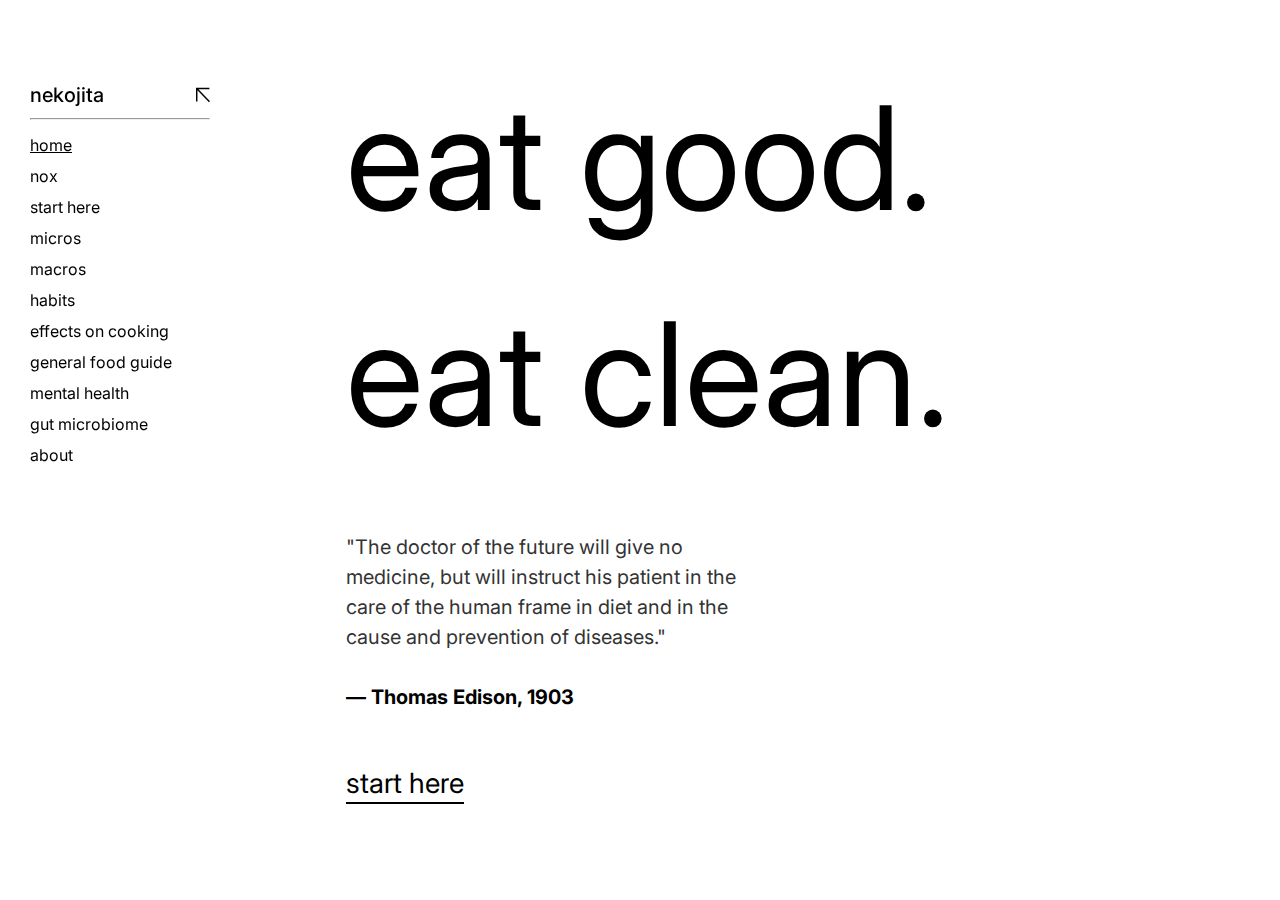
<file: index.html>
<!DOCTYPE html>
<html lang="en">
<head>
    <meta charset="UTF-8">
    <meta name="viewport" content="width=device-width, initial-scale=1.0">
    <title>nekojita - home</title>
    <link rel="manifest" href="manifest.json"/>
    <link rel="icon" href="assets/icons/favicon.png" type="image/png" sizes="32x32"> 
    <link rel="preconnect" href="https://fonts.googleapis.com">
    <link rel="preconnect" href="https://fonts.gstatic.com" crossorigin>
    <link href="https://fonts.googleapis.com/css2?family=Inter&display=swap" rel="stylesheet">  
    <link rel="stylesheet" href="styles/style.css">
    <meta name="description" content="this is an open source food guide">
</head>
<body>
    <div class="main">
        <aside class="left-section">
            <nav id="menu-1">
                <div class="nav-wrapper">
                <div id="menu-title">
                    <h6>nekojita</h6>
                    <img id="arrowBtn" class='menu-open' src="assets/vectors/arrow-dark.svg">
                </div>
                <hr>
                <ul id="nav-links-1">
                    <li><a class="active-link" href="index.html">home</a></li>
                    <li id="themeBtn" class="light">nox</li>
                    <li><a href="how-to-use.html">start here</a></li>
                    <li><a href="micros.html">micros</a></li>
                    <li><a href="macros.html">macros</a></li>
                    <li><a href="habits.html">habits</a></li>
                    <li><a href="effects.html">effects on cooking</a></li>
                    <li><a href="general-guide.html">general food guide</a></li>
                    <li><a href="mental-health.html">mental health</a></li>
                    <li><a href="gut-microbiome.html">gut microbiome</a></li>
                    <li><a href="about.html">about</a></li>
                </ul>
            </div>
            </nav>
        </aside>
        <aside class="right-section">
            <div class="home-content">
            <h1>eat good.<br> eat clean.</h1>
            <p>"The doctor of the future will give no medicine, but will instruct his patient in the care of the human frame in diet and in the cause and prevention of diseases."
                <br><br>
            <span>— Thomas Edison, 1903</span></p>
            <h5><a href="how-to-use.html">start here</a></h5>
        </div>
        </aside>
    </div>
    <script src="scripts/script.js"></script>
</body>
</html>
</file>
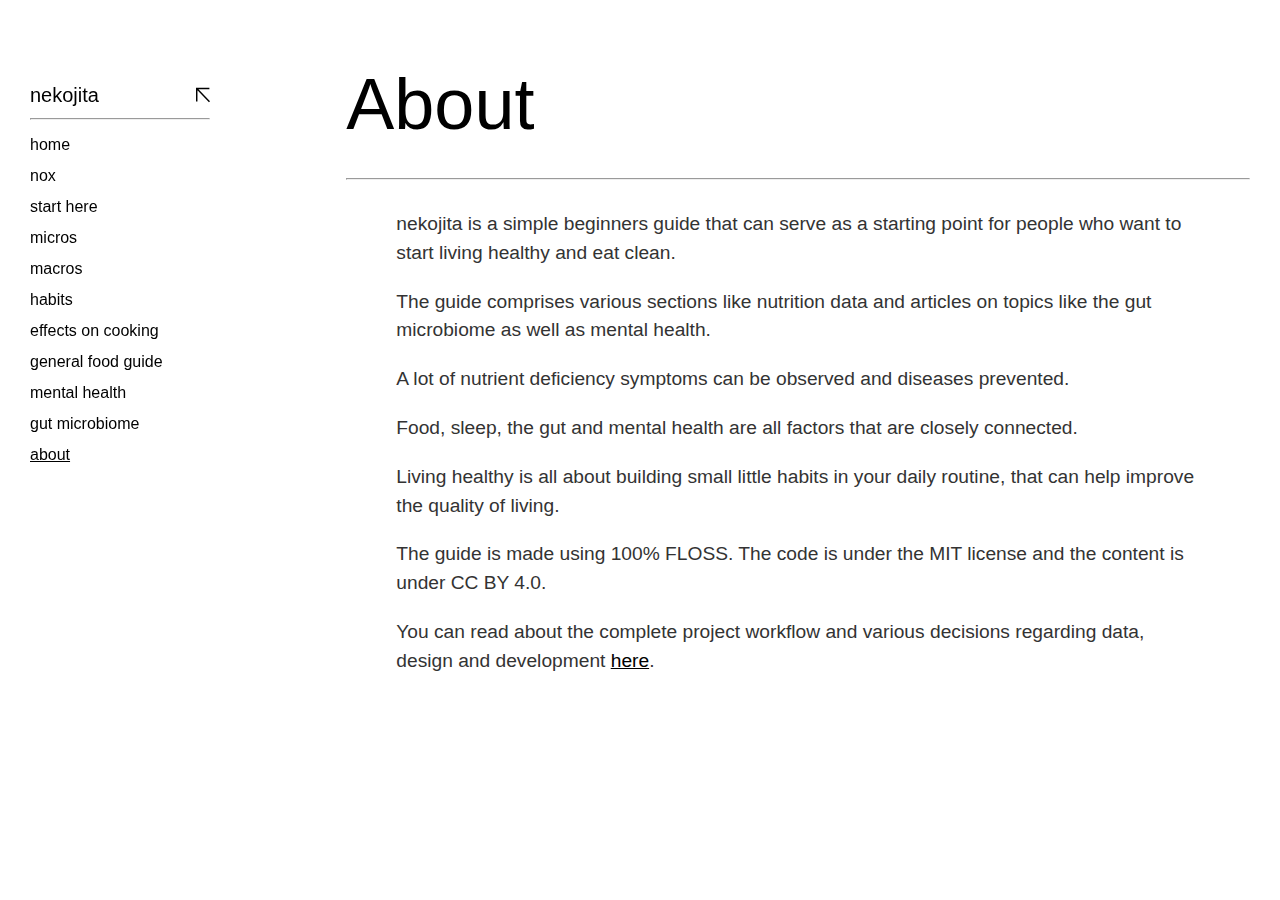
<file: about.html>
<!DOCTYPE html>
<html lang="en">
<head>
    <meta charset="UTF-8">
    <meta name="viewport" content="width=device-width, initial-scale=1.0">
    <title>About</title>
    <link rel="icon" href="assets/icons/favicon.png" type="image/png" sizes="32x32"> 
    <link rel="preconnect" href="https://fonts.googleapis.com">
    <link rel="preconnect" href="https://fonts.gstatic.com" crossorigin>
    <link href="https://fonts.googleapis.com/css2?family=Inter&display=swap" rel="stylesheet">  
    <link rel="stylesheet" href="styles/style.css">
</head>
<body>
    <div class="main">
        <aside class="left-section">
            <nav id="menu-1">
                <div class="nav-wrapper">
                <div id="menu-title">
                    <h6>nekojita</h6>
                    <img id="arrowBtn" class='menu-open' src="assets/vectors/arrow-dark.svg">
                </div>
                <hr>
                <ul id="nav-links-1">
                    <li><a href="index.html">home</a></li>
                    <li id="themeBtn" class="light">nox</li>
                    <li><a href="how-to-use.html">start here</a></li>
                    <li><a href="micros.html">micros</a></li>
                    <li><a href="macros.html">macros</a></li>
                    <li><a href="habits.html">habits</a></li>
                    <li><a href="effects.html">effects on cooking</a></li>
                    <li><a href="general-guide.html">general food guide</a></li>
                    <li><a href="mental-health.html">mental health</a></li>
                    <li><a href="gut-microbiome.html">gut microbiome</a></li>
                    <li><a class="active-link" href="about.html">about</a></li>
                </ul>
            </div>
            </nav>
        </aside>
        <aside class="right-section">
            <section class="content-container">
            <h1>About</h1>
            <hr>
            <article class="article-wrapper">
                <div class="content-section">
                <p>nekojita is a simple beginners guide that can serve as a starting point for people who want to start living healthy and eat clean.</p>
                <p>The guide comprises various sections like nutrition data and articles on topics like the gut microbiome as well as mental health. </p>
                <p>A lot of nutrient deficiency symptoms can be observed and diseases prevented.</p>
                <p>Food, sleep, the gut and mental health are all factors that are closely connected.</p>
                <p>Living healthy is all about building small little habits in your daily routine, that can help improve the quality of living.</p>
                    
                <p>The guide is made using 100% FLOSS. The code is under the MIT license and the content is under CC BY 4.0.</p>
                    
                <p>You can read about the complete project workflow and various decisions regarding data, design and development <a href="for-nerds.html">here</a>.
                    </p></div>
            </article>
            </section>
        </aside>
    </div>
    <script src="scripts/script.js"></script>
</body>
</html>
</file>
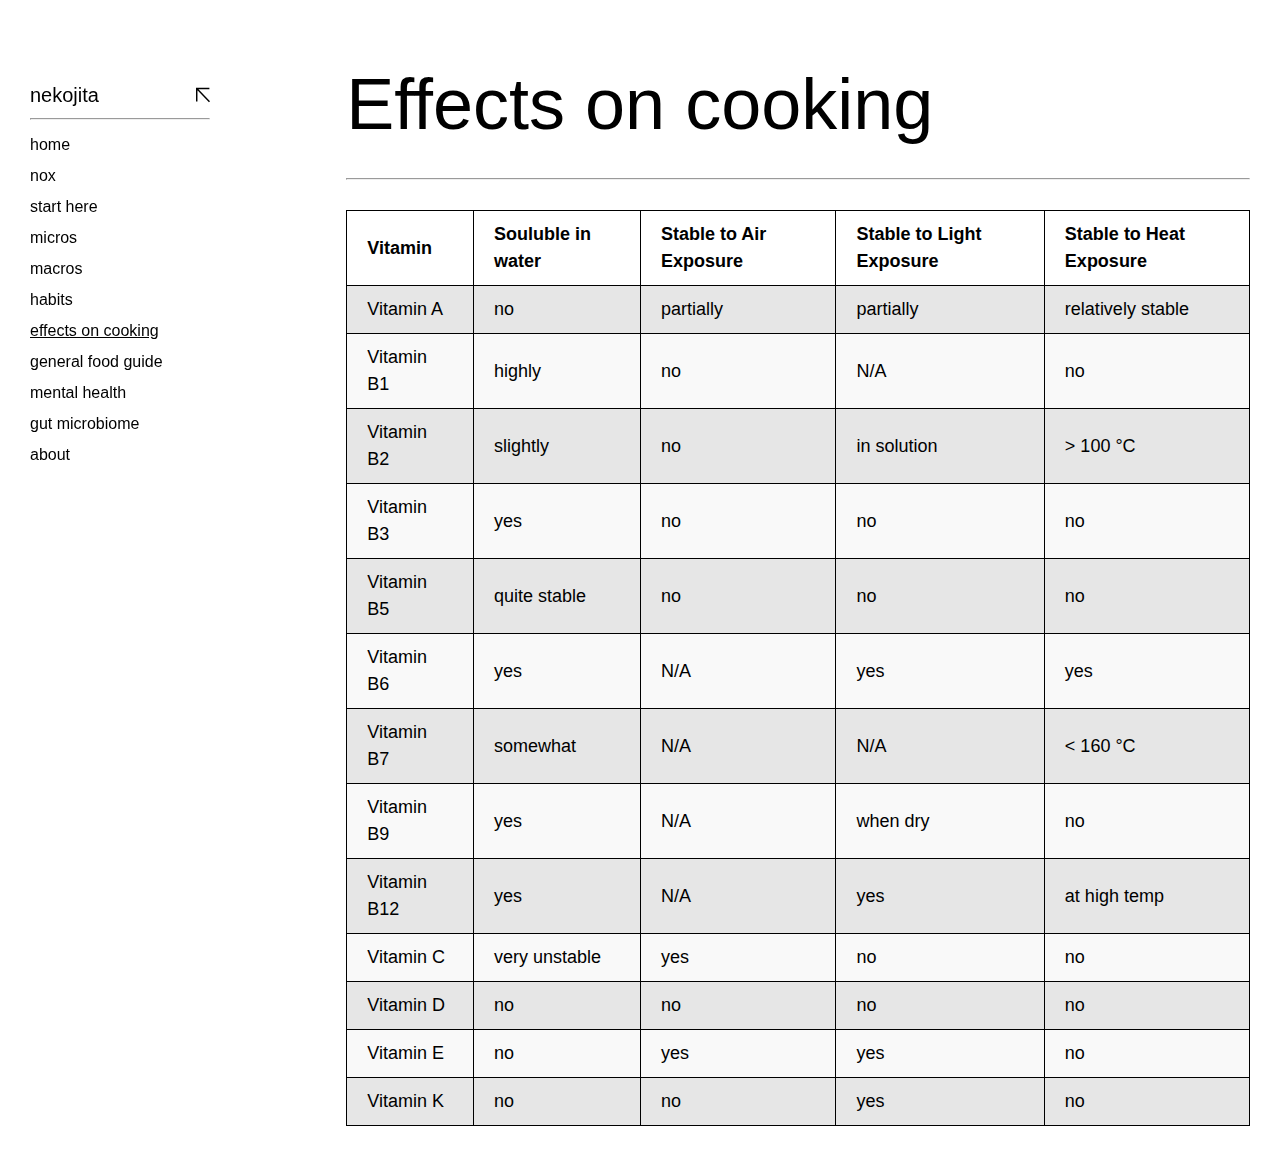
<file: effects.html>
<!DOCTYPE html>
<html lang="en">
<head>
    <meta charset="UTF-8">
    <meta name="viewport" content="width=device-width, initial-scale=1.0">
    <title>Effects on Cooking</title>
    <link rel="icon" href="assets/icons/favicon.png" type="image/png" sizes="32x32"> 
    <link rel="preconnect" href="https://fonts.googleapis.com">
    <link rel="preconnect" href="https://fonts.gstatic.com" crossorigin>
    <link href="https://fonts.googleapis.com/css2?family=Inter&display=swap" rel="stylesheet">  
    <link rel="stylesheet" href="styles/style.css">
</head>
<body>
    <div class="main">
        <aside class="left-section">
            <nav id="menu-1">
                <div class="nav-wrapper">
                <div id="menu-title">
                    <h6>nekojita</h6>
                    <img id="arrowBtn" class='menu-open' src="assets/vectors/arrow-dark.svg">
                </div>
                <hr>
                <ul id="nav-links-1">
                    <li><a href="index.html">home</a></li>
                    <li id="themeBtn" class="light">nox</li>
                    <li><a href="how-to-use.html">start here</a></li>
                    <li><a href="micros.html">micros</a></li>
                    <li><a href="macros.html">macros</a></li>
                    <li><a href="habits.html">habits</a></li>
                    <li><a class="active-link" href="effects.html">effects on cooking</a></li>
                    <li><a href="general-guide.html">general food guide</a></li>
                    <li><a href="mental-health.html">mental health</a></li>
                    <li><a href="gut-microbiome.html">gut microbiome</a></li>
                    <li><a href="about.html">about</a></li>
                </ul>
            </div>
            </nav>
        </aside>
        <aside class="right-section">
            <div class="table-section">
                <h1>Effects on cooking</h1>
                <hr>
                    <table class="effects-table">
                        <thead><tr><th title="Field #1">Vitamin</th>
                            <th title="Field #2">Souluble in water</th>
                            <th title="Field #3">Stable to Air Exposure</th>
                            <th title="Field #4">Stable to Light Exposure</th>
                            <th title="Field #5">Stable to Heat Exposure</th>
                            </tr></thead>
                            <tbody><tr>
                            <td>Vitamin A</td>
                            <td>no</td>
                            <td>partially</td>
                            <td>partially</td>
                            <td>relatively stable</td>
                            </tr>
                            <tr>
                            <td>Vitamin B1</td>
                            <td>highly</td>
                            <td>no</td>
                            <td>N/A</td>
                            <td>no</td>
                            </tr>
                            <tr>
                            <td>Vitamin B2</td>
                            <td>slightly</td>
                            <td>no</td>
                            <td>in solution</td>
                            <td>&gt; 100 °C</td>
                            </tr>
                            <tr>
                            <td>Vitamin B3</td>
                            <td>yes</td>
                            <td>no</td>
                            <td>no</td>
                            <td>no</td>
                            </tr>
                            <tr>
                            <td>Vitamin B5</td>
                            <td>quite stable</td>
                            <td>no</td>
                            <td>no</td>
                            <td>no</td>
                            </tr>
                            <tr>
                            <td>Vitamin B6</td>
                            <td>yes</td>
                            <td>N/A</td>
                            <td>yes</td>
                            <td>yes</td>
                            </tr>
                            <tr>
                            <td>Vitamin B7</td>
                            <td>somewhat</td>
                            <td>N/A</td>
                            <td>N/A</td>
                            <td>&lt; 160 °C </td>
                            </tr>
                            <tr>
                            <td>Vitamin B9</td>
                            <td>yes</td>
                            <td>N/A</td>
                            <td>when dry</td>
                            <td>no</td>
                            </tr>
                            <tr>
                            <td>Vitamin B12</td>
                            <td>yes</td>
                            <td>N/A</td>
                            <td>yes</td>
                            <td>at high temp </td>
                            </tr>
                            <tr>
                            <td>Vitamin C</td>
                            <td>very unstable</td>
                            <td>yes</td>
                            <td>no</td>
                            <td>no</td>
                            </tr>
                            <tr>
                            <td>Vitamin D</td>
                            <td>no</td>
                            <td>no</td>
                            <td>no</td>
                            <td>no</td>
                            </tr>
                            <tr>
                            <td>Vitamin E</td>
                            <td>no</td>
                            <td>yes</td>
                            <td>yes</td>
                            <td>no</td>
                            </tr>
                            <tr>
                            <td>Vitamin K</td>
                            <td>no</td>
                            <td>no</td>
                            <td>yes</td>
                            <td>no</td>
                            </tr>
                            </tbody>
                </table>
            </div>
        </aside>
    </div>
    <script src="scripts/script.js"></script>
</body>
</html>
</file>
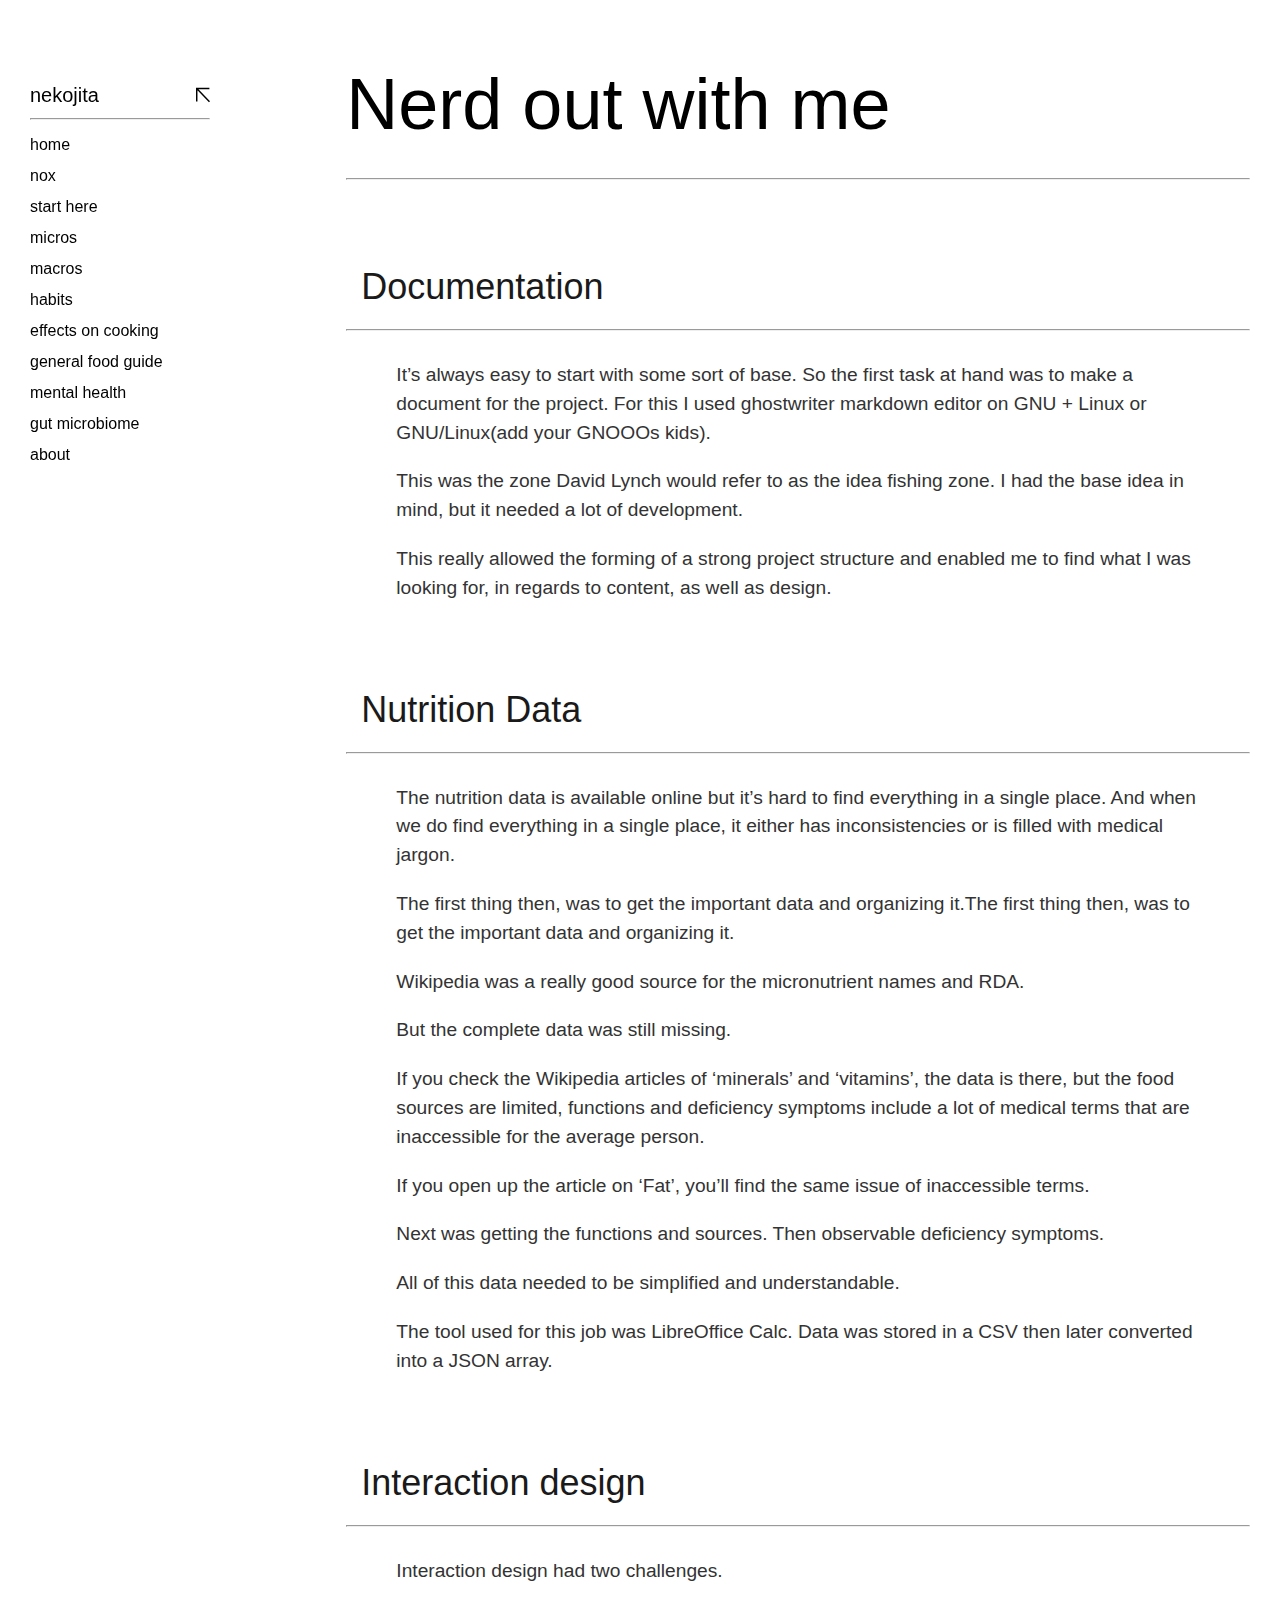
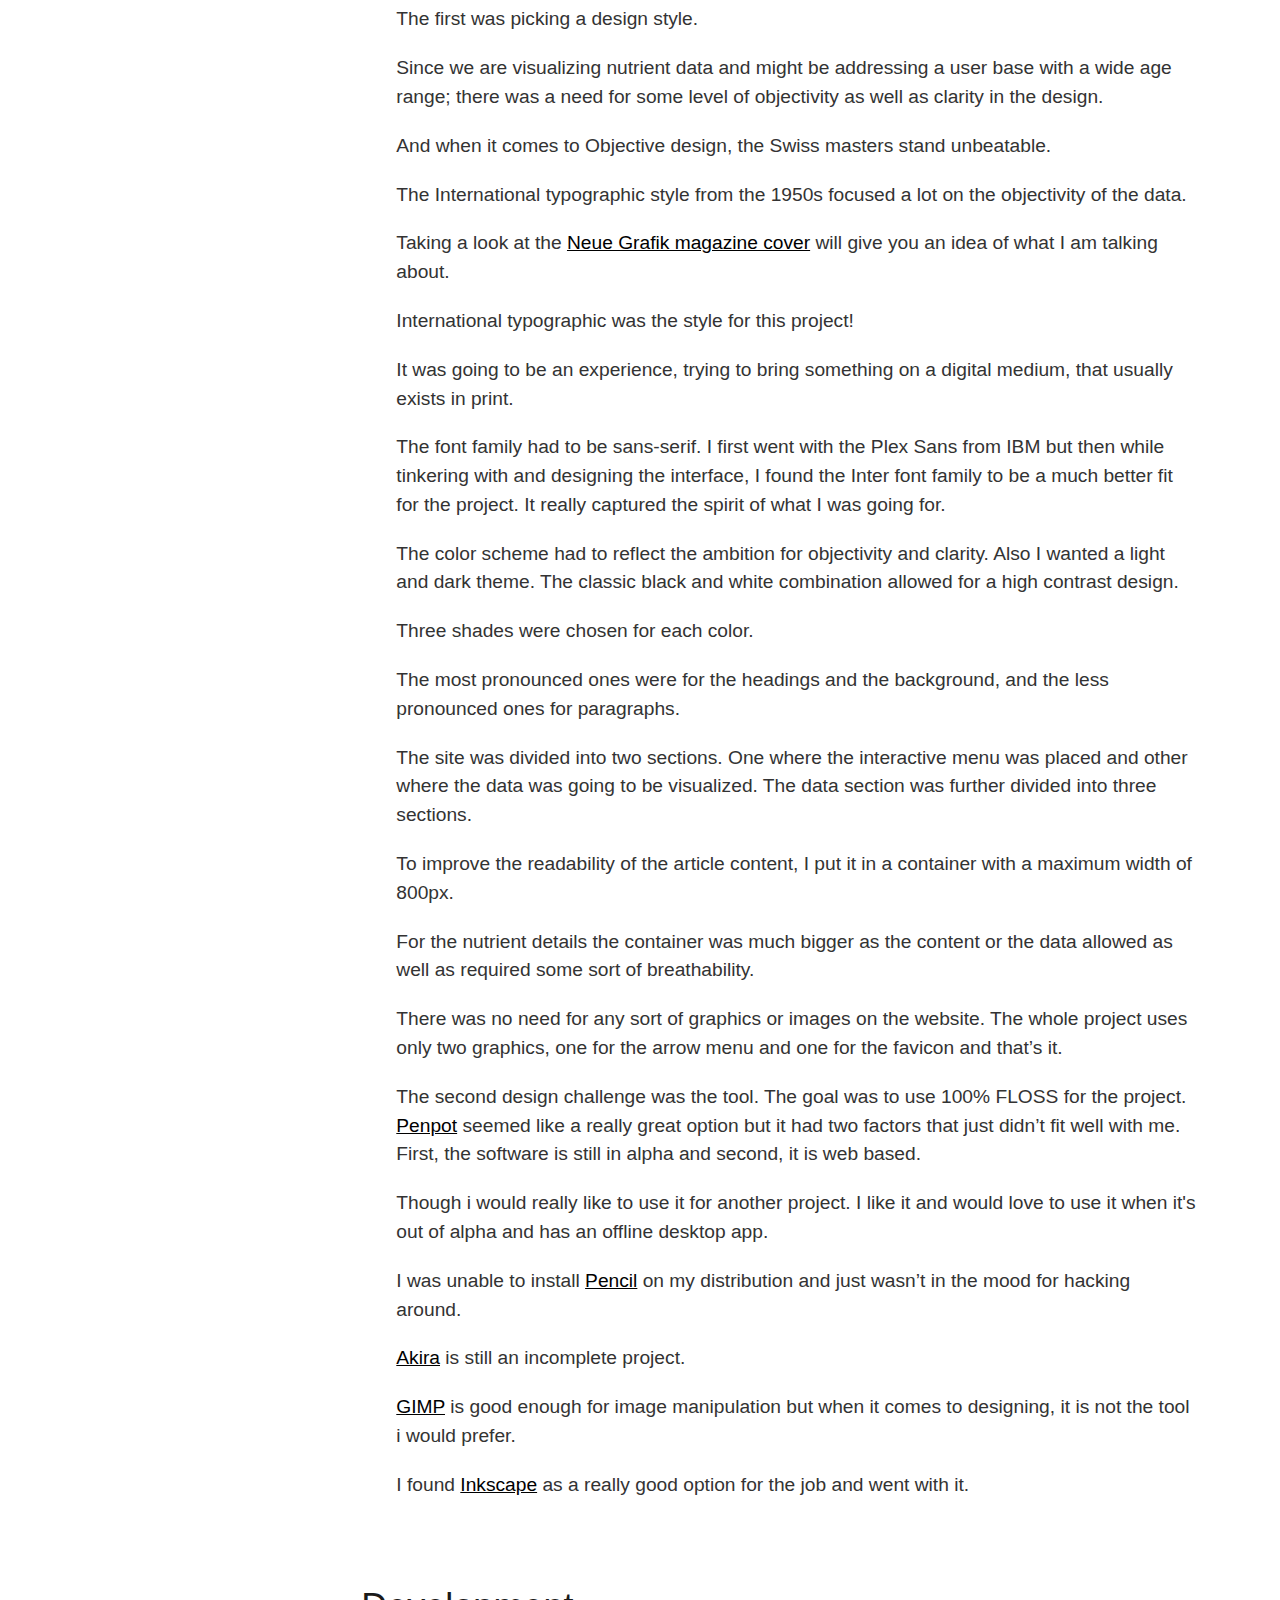
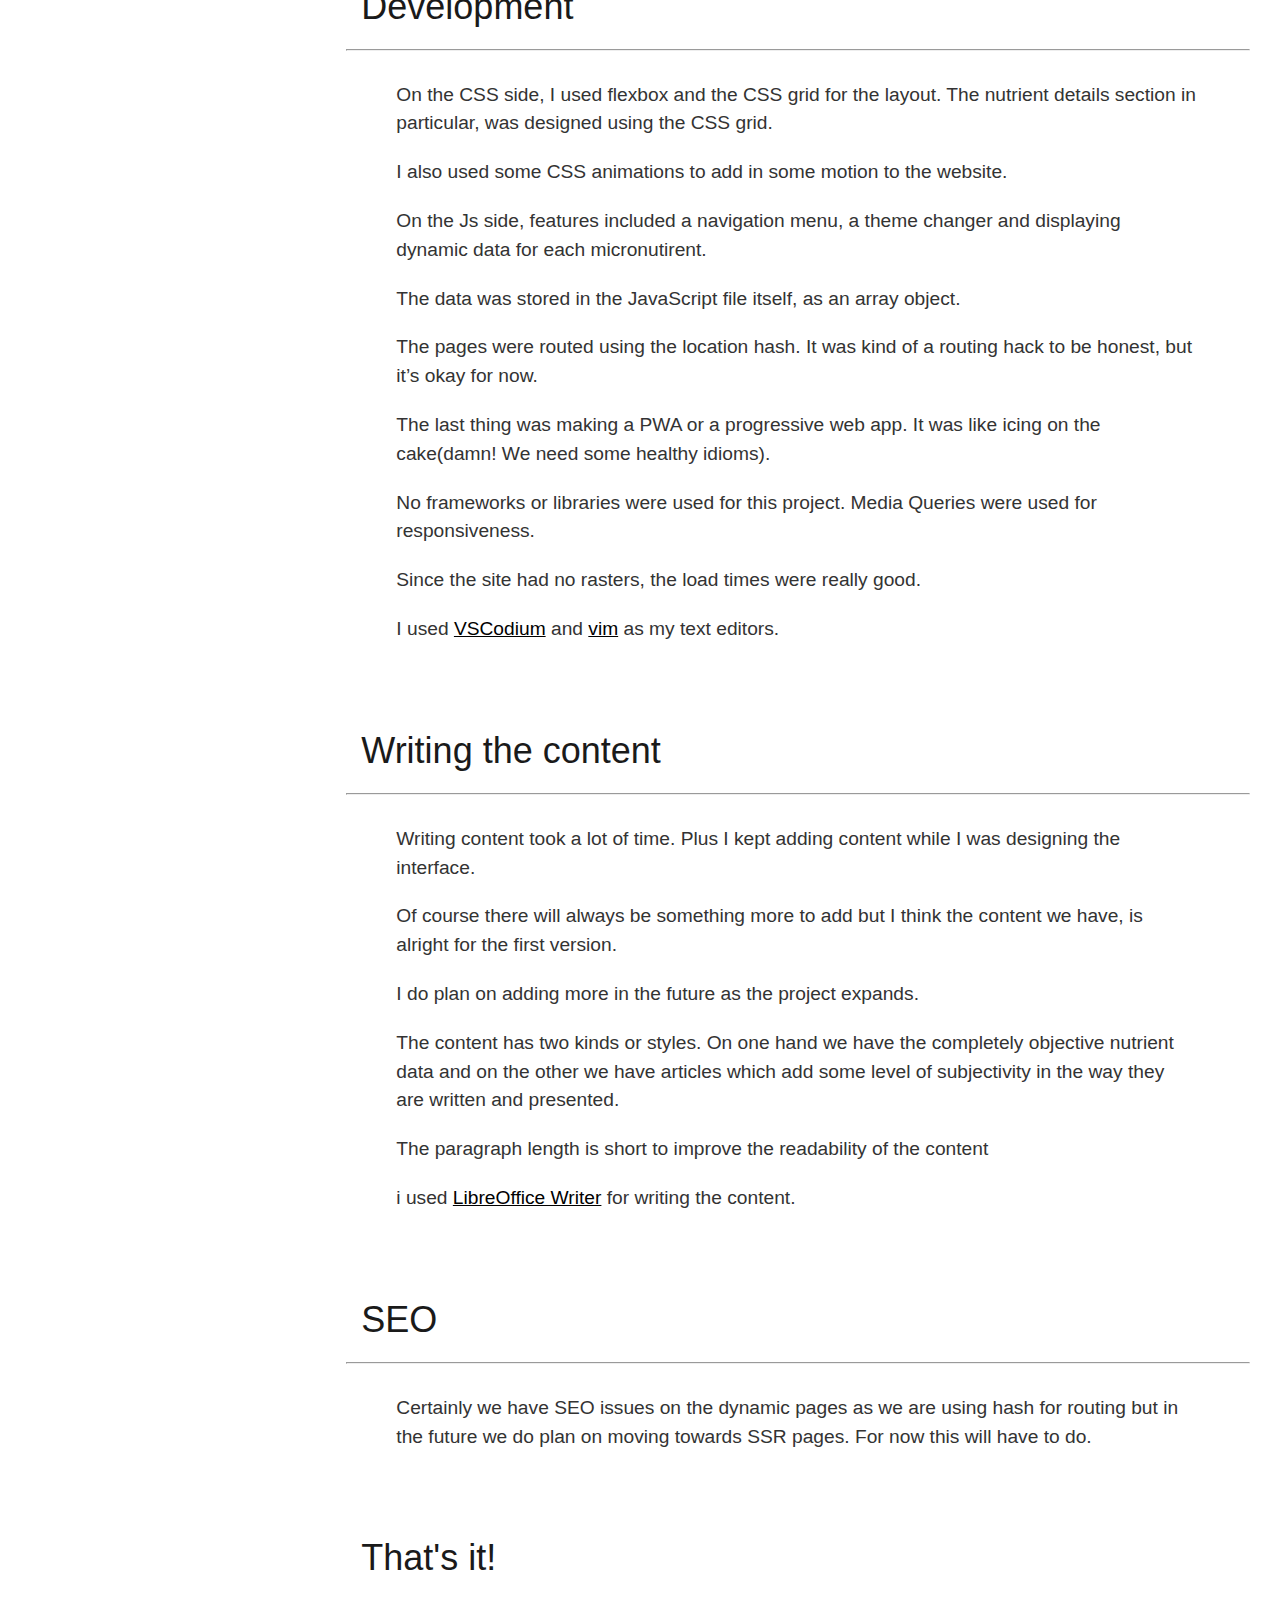
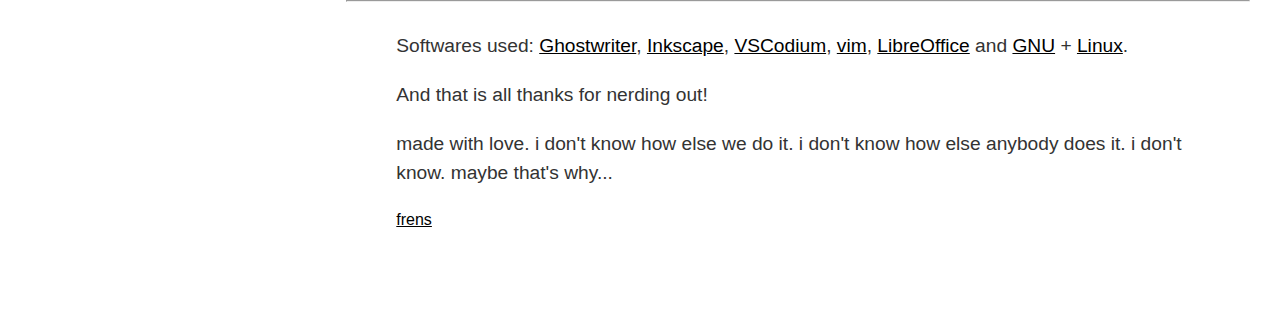
<file: for-nerds.html>
<!DOCTYPE html>
<html lang="en">
<head>
    <meta charset="UTF-8">
    <meta name="viewport" content="width=device-width, initial-scale=1.0">
    <title>Nerd out with me</title>
    <link rel="icon" href="assets/icons/favicon.png" type="image/png" sizes="32x32">
    <link rel="preconnect" href="https://fonts.googleapis.com">
    <link rel="preconnect" href="https://fonts.gstatic.com" crossorigin>
    <link href="https://fonts.googleapis.com/css2?family=Inter&display=swap" rel="stylesheet">  
    <link rel="stylesheet" href="styles/style.css">
</head>
<body>
    <div class="main">
        <aside class="left-section">
            <nav id="menu-1">
                <div class="nav-wrapper">
                <div id="menu-title">
                    <h6>nekojita</h6>
                    <img id="arrowBtn" class='menu-open' src="assets/vectors/arrow-dark.svg">
                </div>
                <hr>
                <ul id="nav-links-1">
                    <li><a href="index.html">home</a></li>
                    <li id="themeBtn" class="light">nox</li>
                    <li><a href="how-to-use.html">start here</a></li>
                    <li><a href="micros.html">micros</a></li>
                    <li><a href="macros.html">macros</a></li>
                    <li><a href="habits.html">habits</a></li>
                    <li><a href="effects.html">effects on cooking</a></li>
                    <li><a href="general-guide.html">general food guide</a></li>
                    <li><a href="mental-health.html">mental health</a></li>
                    <li><a href="gut-microbiome.html">gut microbiome</a></li>
                    <li><a href="about.html">about</a></li>
                </ul>
            </div>
            </nav>
        </aside>
        <aside class="right-section">
            <section class="content-container">
            <h1>Nerd out with me</h1>
            <hr>
            <article class="article-wrapper">
                <div class="sub-heading">
                    <h4>Documentation</h4>
                    <hr>
                </div>
                <div class="content-section">
                <p>It’s always easy to start with some sort of base. So the first task at hand was to make a document for the project. For this I used ghostwriter markdown editor on GNU + Linux or GNU/Linux(add your GNOOOs kids).</p>
                <p>This was the zone David Lynch would refer to as the idea fishing zone. I had the base idea in mind, but it needed a lot of development.</p>
                <p>This really allowed the forming of a strong project structure and enabled me to find what I was looking for, in regards to content, as well as design.</p>
                    </div>
                    <div class="sub-heading">
                        <h4>Nutrition Data</h4>
                        <hr>
                    </div>
                    <div class="content-section">
                    <p>The nutrition data is available online but it’s hard to find everything in a single place. And when we do find everything in a single place, it either has inconsistencies or is filled with medical jargon.</p>
                    <p>The first thing then, was to get the important data and organizing it.The first thing then, was to get the important data and organizing it.</p>
                    <p>Wikipedia was a really good source for the micronutrient names and RDA.</p>
                    <p>But the complete data was still missing.</p>
                    <p>If you check the Wikipedia articles of ‘minerals’ and ‘vitamins’, the data is there, but the food sources are limited, functions and deficiency symptoms include a lot of medical terms that are inaccessible for the average person.</p>
                    <p>If you open up the article on ‘Fat’, you’ll find the same issue of inaccessible terms.</p>
                    <p>Next was getting the functions and sources. Then observable deficiency symptoms.</p>
                    <p>All of this data needed to be simplified and understandable.</p>
                    <p>The tool used for this job was LibreOffice Calc. Data was stored in a CSV then later converted into a JSON array.</p>
                    </p></div>
                    <div class="sub-heading">
                        <h4>Interaction design</h4>
                        <hr>
                    </div>
                    <div class="content-section">
                    <p>Interaction design had two challenges.</p>
                    <p>The first was picking a design style.</p>
                    <p>Since we are visualizing nutrient data and might be addressing a user base with a wide age range; there was a need for some level of objectivity as well as clarity in the design.</p>
                    <p>And when it comes to Objective design, the Swiss masters stand unbeatable.</p>
                    <p>The International typographic style from the 1950s focused a lot on the objectivity of the data.</p>
                    <p>Taking a look at the <a href="https://upload.wikimedia.org/wikipedia/commons/6/68/Neue_Grafik_July_1963.jpg" target="blank">Neue Grafik magazine cover</a> will give you an idea of what I am talking about.</p>
                    <p>International typographic was the style for this project!</p>
                    <p>It was going to be an experience, trying to bring something on a digital medium, that usually exists in print.</p>
                    <p>The font family had to be sans-serif. I first went with the Plex Sans from IBM but then while tinkering with and designing the interface, I found the Inter font family to be a much better fit for the project. It really captured the spirit of what I was going for.
                    </p>
                    <p>The color scheme had to reflect the ambition for objectivity and clarity. Also I wanted a light and dark theme. The classic black and white combination allowed for a high contrast design.</p>
                    <p>Three shades were chosen for each color.</p>
                    <p>The most pronounced ones were for the headings and the background, and the less pronounced ones for paragraphs.</p>
                    <p>The site was divided into two sections. One where the interactive menu was placed and other where the data was going to be visualized. The data section was further divided into three sections.</p>
                    <p>To improve the readability of the article content, I put it in a container with a maximum width of 800px.</p>
                    <p>For the nutrient details the container was much bigger as the content or the data allowed as well as required some sort of breathability.</p>
                    <p>There was no need for any sort of graphics or images on the website. The whole project uses only two graphics, one for the arrow menu and one for the favicon and that’s it.</p>

                    <p>The second design challenge was the tool. The goal was to use 100% FLOSS for the project. <a href="https://penpot.app/" target="blank">Penpot</a> seemed like a really great option but it had two factors that just didn’t fit well with me. First, the software is still in alpha and second, it is web based.</p>
                    <p>Though i would really like to use it for another project. I like it and would love to use it when it's out of alpha and has an offline desktop app.</p>
                    <p>I was unable to install <a href="https://pencil.evolus.vn/" target="blank">Pencil</a> on my distribution and just wasn’t in the mood for hacking around.</p>
                    <p><a href="https://github.com/akiraux" target="blank">Akira</a> is still an incomplete project.</p>
                    <p><a href="https://www.gimp.org/">GIMP</a> is good enough for image manipulation but when it comes to designing, it is not the tool i would prefer.</p>
                    <p>I found <a href="http://inkscape.org/" target="blank">Inkscape</a> as a really good option for the job and went with it.</p>
                    </div>
                    <div class="sub-heading">
                        <h4>Development</h4>
                        <hr>
                    </div>
                    <div class="content-section">
                    <p>On the CSS side, I used flexbox and the CSS grid for the layout. The nutrient details section in particular, was designed using the CSS grid.</p>

                    <p>I also used some CSS animations to add in some motion to the website.</p>

                    <p>On the Js side, features included a navigation menu, a theme changer and displaying dynamic data for each micronutirent.</p>
                    <p>The data was stored in the JavaScript file itself, as an array object.</p>
                    <p>The pages were routed using the location hash. It was kind of a routing hack to be honest, but it’s okay for now.</p>
                    <p>The last thing was making a PWA or a progressive web app. It was like icing on the cake(damn! We need some healthy idioms).</p>
                    <p>No frameworks or libraries were used for this project. Media Queries were used for responsiveness.</p>
                    <p>Since the site had no rasters, the load times were really good.</p>
                    <p>I used <a href="https://vscodium.com/" target="blank">VSCodium</a> and <a href="https://www.vim.org/"target="blank">vim</a> as my text editors.</p>
                    </div>
                    <div class="sub-heading">
                        <h4>Writing the content</h4>
                        <hr>
                    </div>
                    <div class="content-section">
                    <p>Writing content took a lot of time. Plus I kept adding content while I was designing the interface.</p>
                    <p>Of course there will always be something more to add but I think the content we have, is alright for the first version.</p>
                    <p>I do plan on adding more in the future as the project expands.</p>
                    <p>The content has two kinds or styles. On one hand we have the completely objective nutrient data and on the other we have articles which add some level of subjectivity in the way they are written and presented.</p>
                    <p>The paragraph length is short to improve the readability of the content</p>
                    <p>i used <a href="https://www.libreoffice.org/" target="blank">LibreOffice Writer</a> for writing the content.
                    </p></div>
                    <div class="sub-heading">
                        <h4>SEO</h4>
                        <hr>
                    </div>
                    <div class="content-section">
                    <p>Certainly we have SEO issues on the dynamic pages as we are using hash for routing but in the future we do plan on moving towards SSR pages. For now this will have to do.</p>
                    </div>
                    <div class="sub-heading">
                        <h4>That's it!</h4>
                        <hr>
                    </div>
                    <div class="content-section">
                        <p>Softwares used: <a href="https://wereturtle.github.io/ghostwriter/" target="blank">Ghostwriter</a>, <a href="https://inkscape.org/" target="blank">Inkscape</a>, <a href="https://vscodium.com/">VSCodium</a>, <a href="https://www.vim.org/"target="blank">vim</a>, <a href="https://www.libreoffice.org/" target="blank">LibreOffice</a> and <a href="https://www.gnu.org/"target="blank">GNU</a>  + <a href="https://www.kernel.org/"target="blank">Linux</a>.</p>
                    <p>And that is all thanks for nerding out!
                    </p>
                    <p>made with love. i don't know how else we do it. i don't know how else anybody does it. i don't know. maybe that's why...</p>
                    <a href="#" onclick="arigato()">frens</a>
                    </div>
            </article>
            </section>
        </aside>
    </div>
    <script src="scripts/script.js"></script>
</body>
</html>
</file>
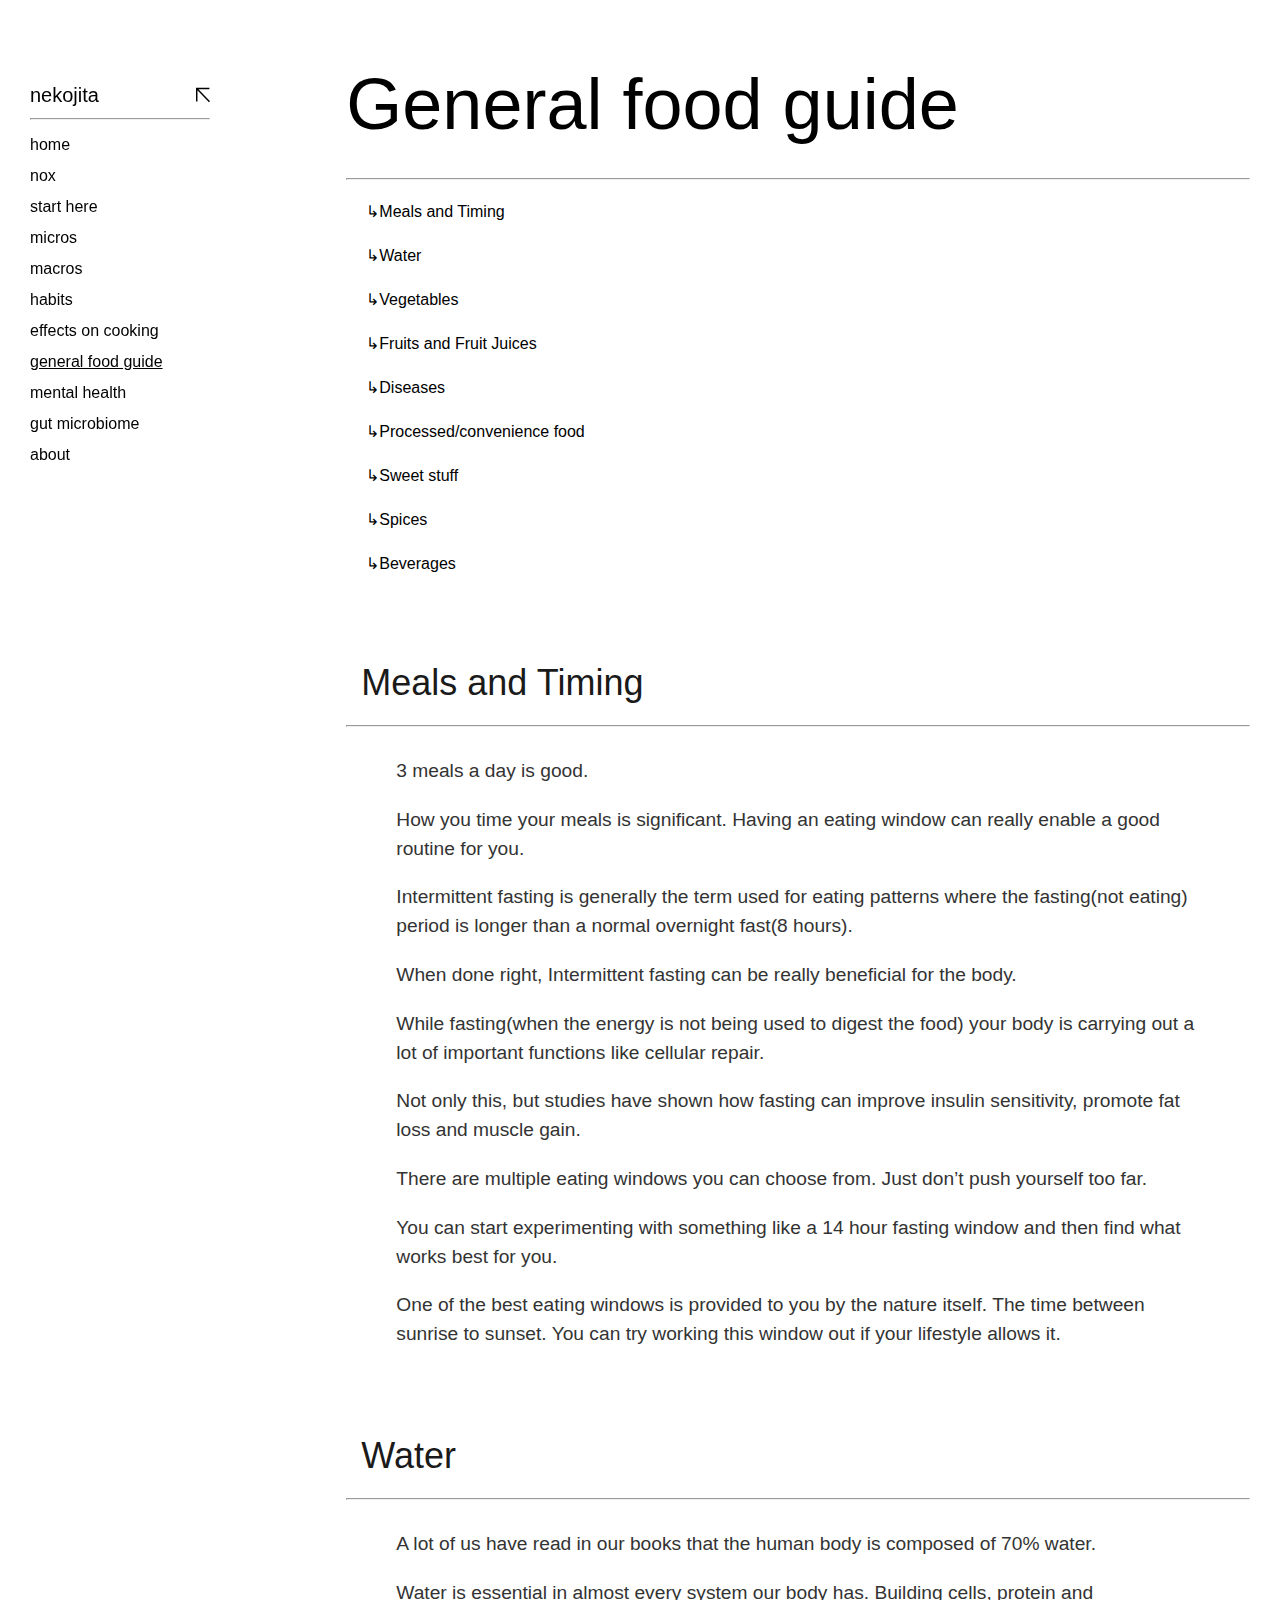
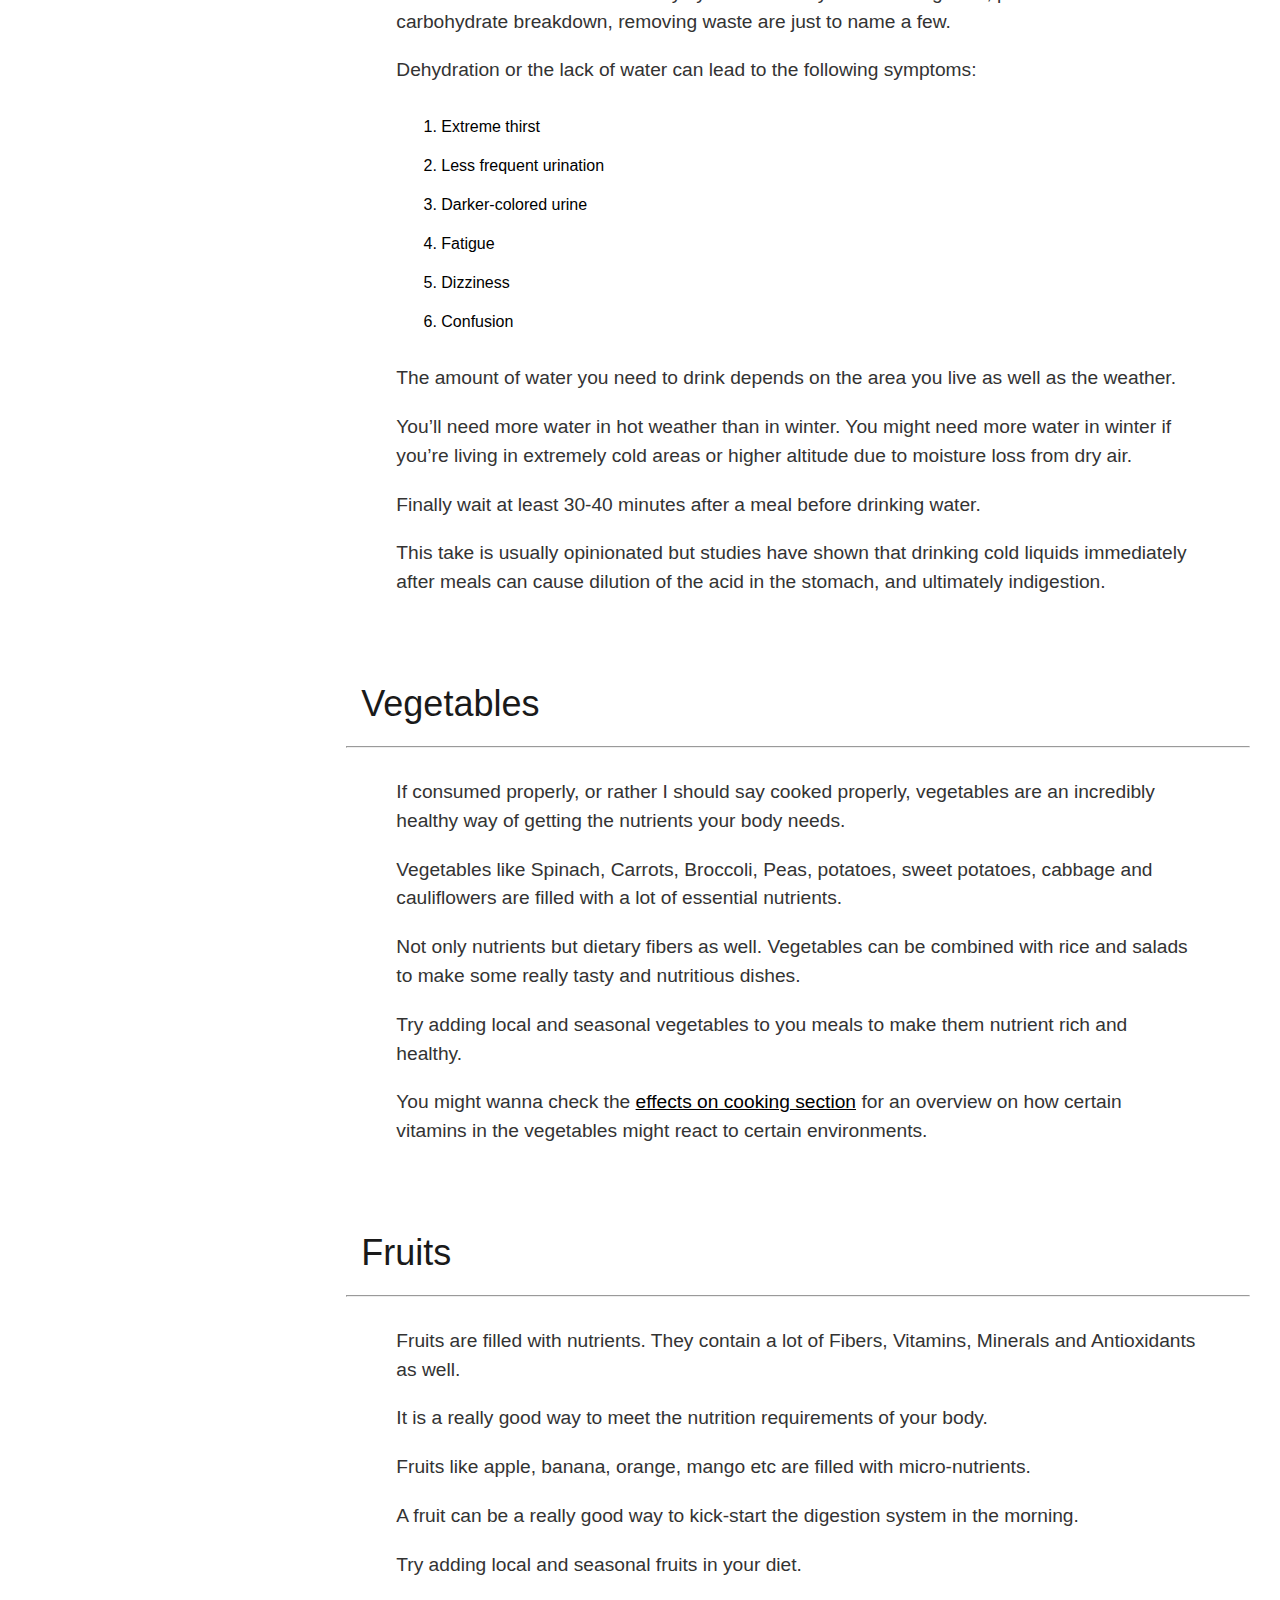
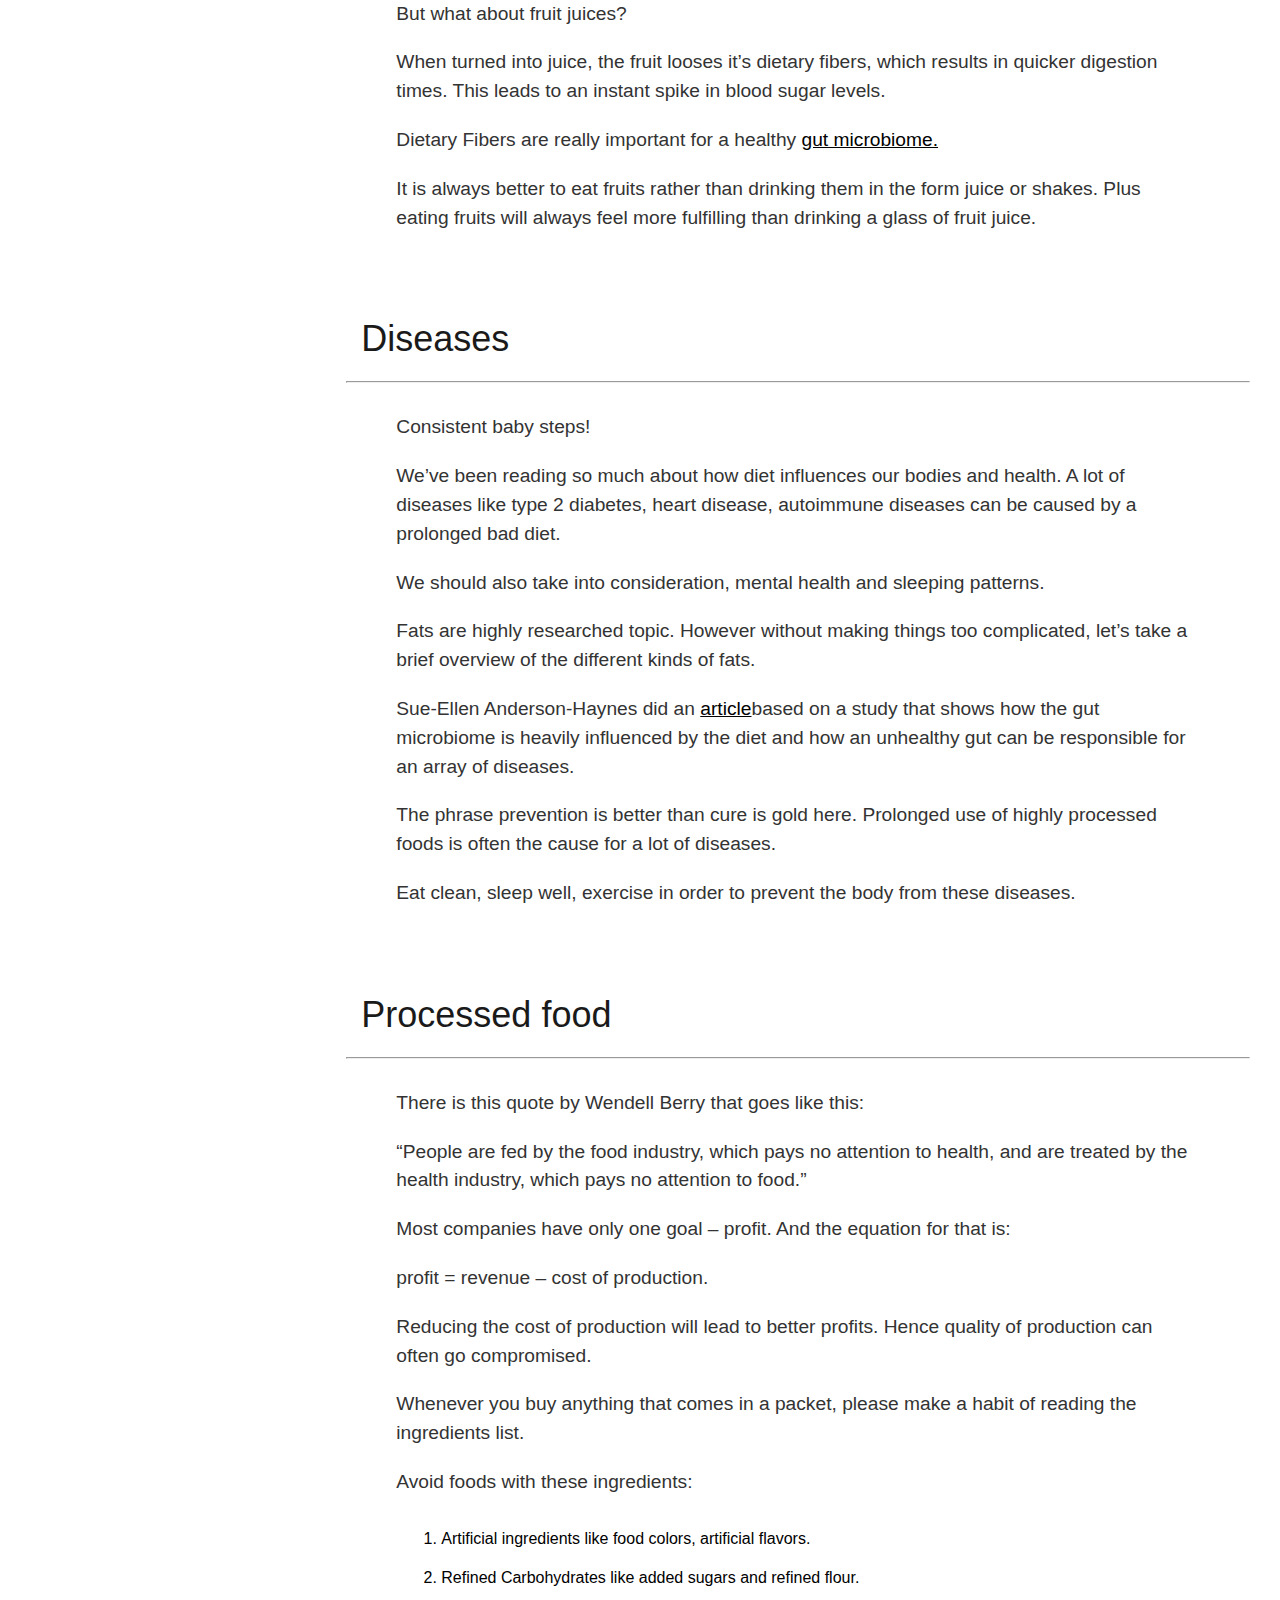
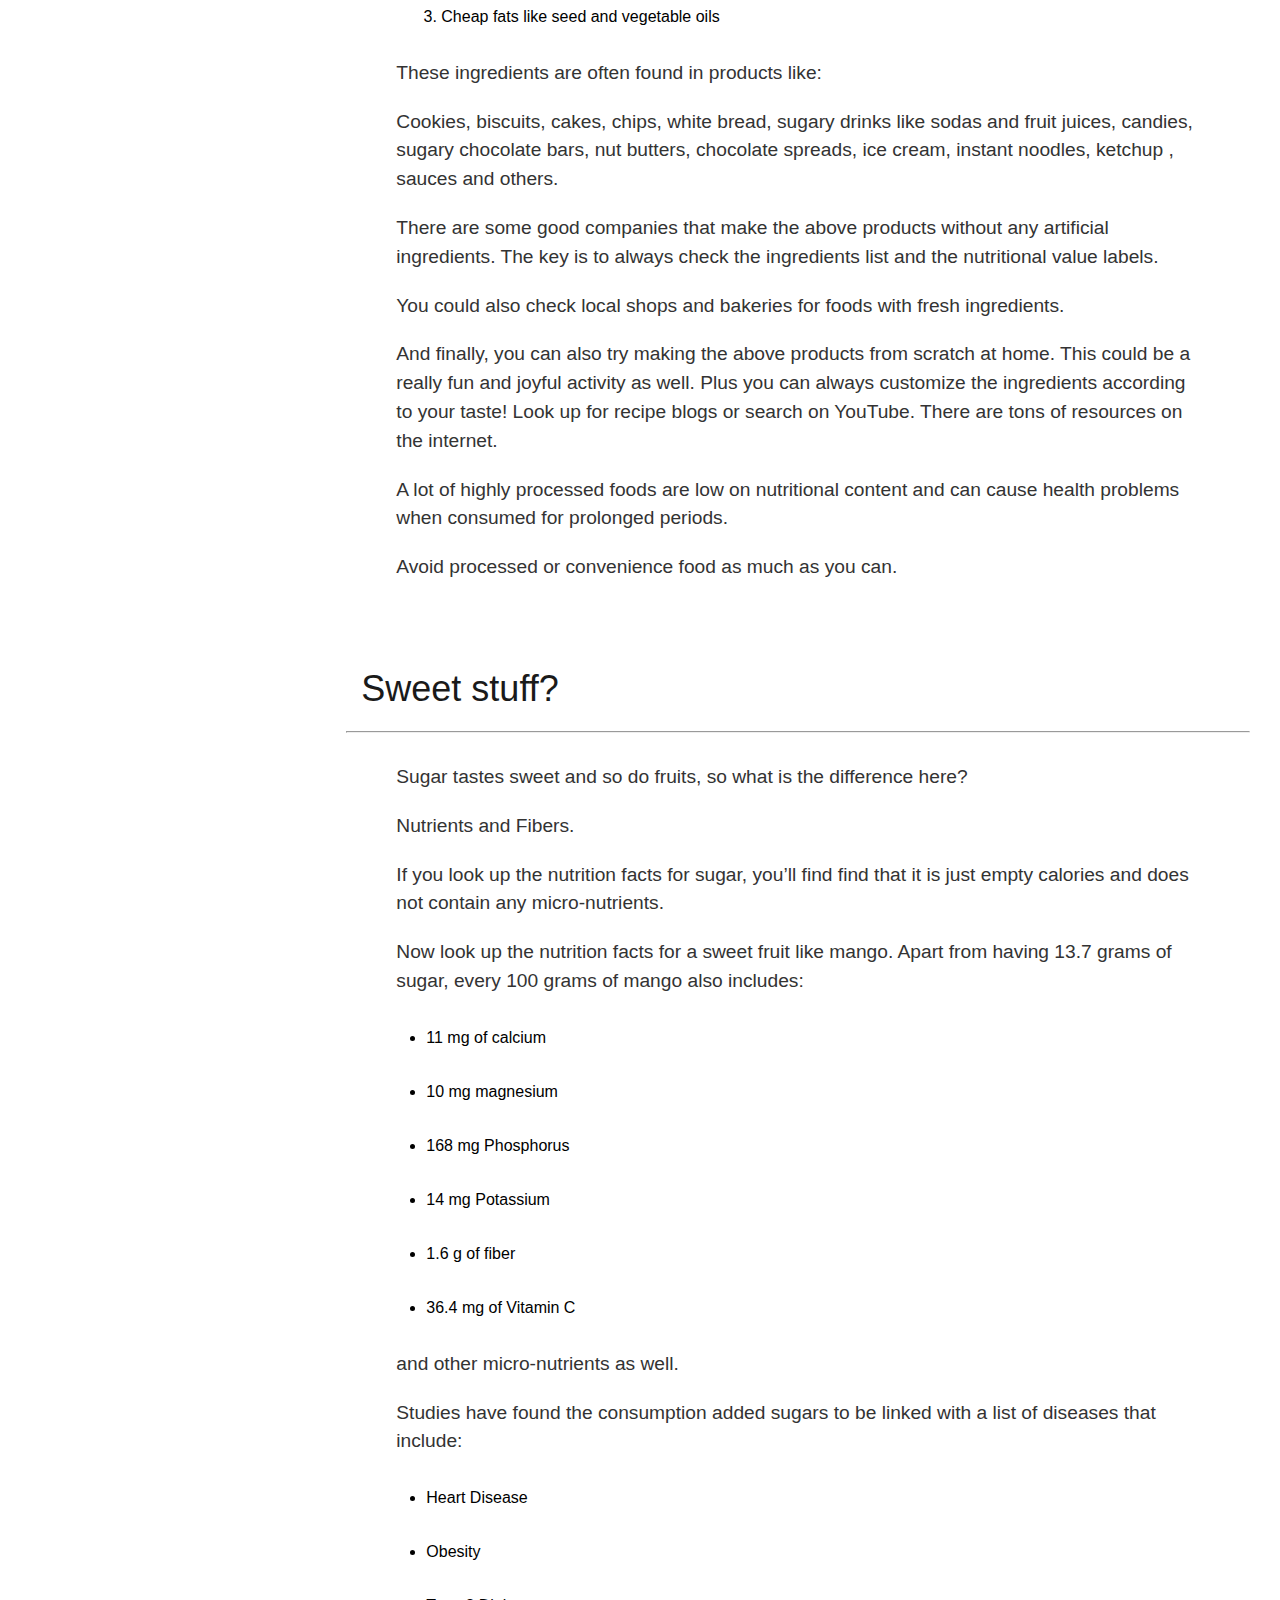
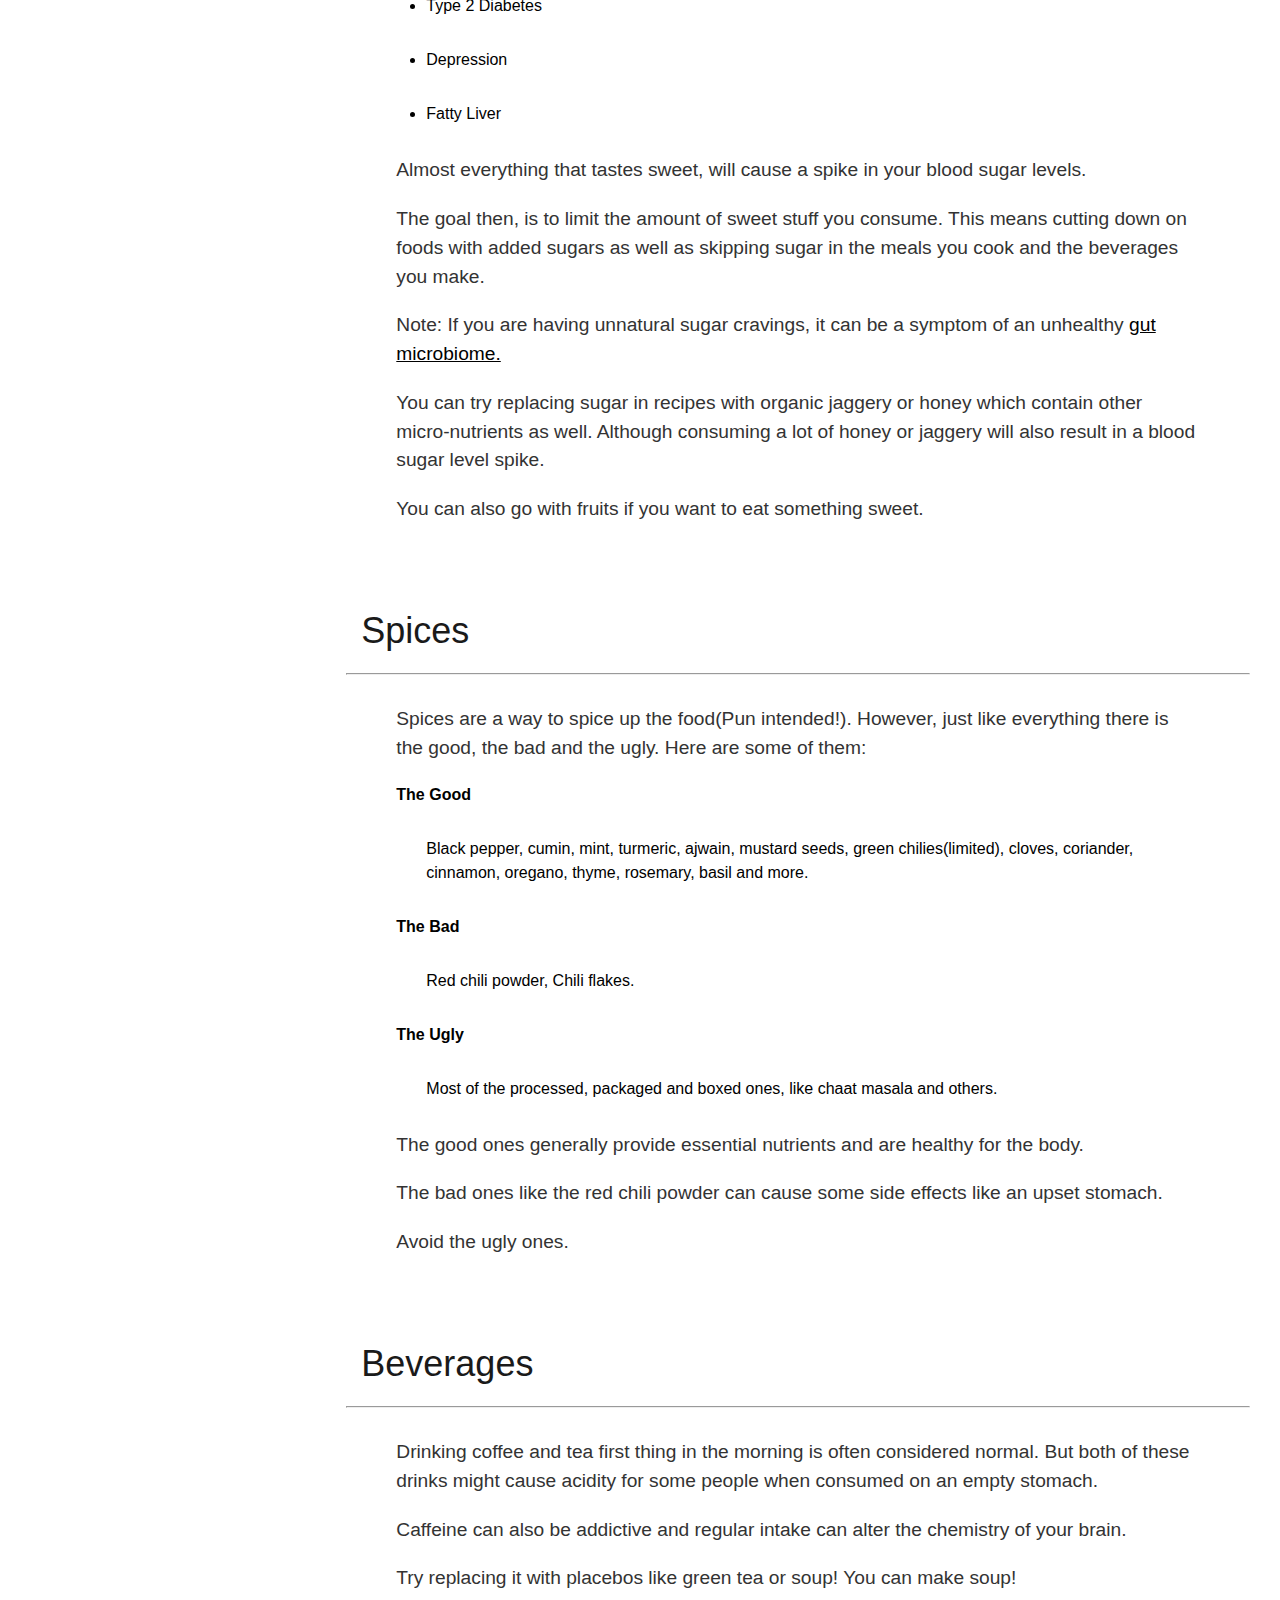
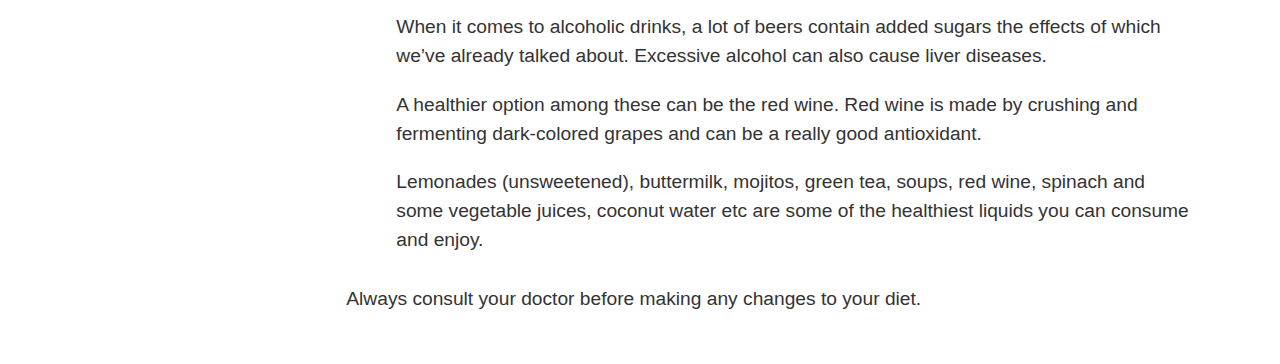
<file: general-guide.html>
<!DOCTYPE html>
<html lang="en">
<head>
    <meta charset="UTF-8">
    <meta name="viewport" content="width=device-width, initial-scale=1.0">
    <title>General Eating Guide</title>
    <link rel="icon" href="assets/icons/favicon.png" type="image/png" sizes="32x32"> 
    <link rel="preconnect" href="https://fonts.googleapis.com">
    <link rel="preconnect" href="https://fonts.gstatic.com" crossorigin>
    <link href="https://fonts.googleapis.com/css2?family=Inter&display=swap" rel="stylesheet">  
    <link rel="stylesheet" href="styles/style.css">
</head>
<body>
    <div class="main">
        <aside class="left-section">
            <nav id="menu-1">
                <div class="nav-wrapper">
                <div id="menu-title">
                    <h6>nekojita</h6>
                    <img id="arrowBtn" class='menu-open' src="assets/vectors/arrow-dark.svg">
                </div>
                <hr>
                <ul id="nav-links-1">
                    <li><a href="index.html">home</a></li>
                    <li id="themeBtn" class="light">nox</li>
                    <li><a href="how-to-use.html">start here</a></li>
                    <li><a href="micros.html">micros</a></li>
                    <li><a href="macros.html">macros</a></li>
                    <li><a href="habits.html">habits</a></li>
                    <li><a href="effects.html">effects on cooking</a></li>
                    <li><a class="active-link" href="general-guide.html">general food guide</a></li>
                    <li><a href="mental-health.html">mental health</a></li>
                    <li><a href="gut-microbiome.html">gut microbiome</a></li>
                    <li><a href="about.html">about</a></li>
                </ul>
            </div>
            </nav>
        </aside>
        <aside class="right-section">
            <section class="content-container">
            <h1>General food guide</h1>
            <hr>
            <ul class="nav-list-2">
                <li><a href="#timing">Meals and Timing</a></li>
                <li><a href="#water">Water</a></li>
                <li><a href="#vegetables">Vegetables</a></li>
                <li><a href="#fruits">Fruits and Fruit Juices</a></li>
                <li><a href="#diseases">Diseases</a></li>
                <li><a href="#processed">Processed/convenience food</a></li>
                <li><a href="#sweet">Sweet stuff</a></li>
                <li><a href="#spices">Spices</a></li>
                <li><a href="#beverages">Beverages</a></li>
            </ul>
            <article class="article-wrapper">
                <div class="sub-heading">
                <h4 id="timing">Meals and Timing</h4>
                <hr>
                </div>
                <div class="content-section">
                    <p>3 meals a day is good.</p>

                    <p>How you time your meals is significant. Having an eating window can really enable a good routine for you.</p>

                    <p>Intermittent fasting is generally the term used for eating patterns where the fasting(not eating) period is longer than a normal overnight fast(8 hours).</p>

                    <p>When done right, Intermittent fasting can be really beneficial for the body.</p>

                    <p>While fasting(when the energy is not being used to digest the food) your body is carrying out a lot of important functions like cellular repair.</p>

                    <p>Not only this, but studies have shown how fasting can improve insulin sensitivity, promote fat loss and muscle gain.</p>

                    <p>There are multiple eating windows you can choose from. Just don’t push yourself too far.</p>

                    <p>You can start experimenting with something like a 14 hour fasting window and then find what works best for you.</p>

                    <p>One of the best eating windows is provided to you by the nature itself. The time between sunrise to sunset. You can try working this window out if your lifestyle allows it.</p>
            </div>
            <div class="sub-heading">
                <h4 id="water">Water</h4><hr>
            </div>
            <div class="content-section">
                <p>A lot of us have read in our books that the human body is composed of 70% water.</p>

                    <p>Water is essential in almost every system our body has. Building cells, protein and carbohydrate breakdown, removing waste are just to name a few.</p>
                    
                    <p>Dehydration or the lack of water can lead to the following symptoms:
                </p>
                <ol>
                    <li>Extreme thirst</li>
                    <li>Less frequent urination</li>
                    <li>Darker-colored urine</li>
                    <li>Fatigue</li>
                    <li>Dizziness</li>
                    <li>Confusion</li>
                </ol>
                <p>
                    The amount of water you need to drink depends on the area you live as well as the weather.</p>

                    <p>You’ll need more water in hot weather than in winter. You might need more water in winter if you’re living in extremely cold areas or higher altitude due to moisture loss from dry air.</p>

                    <p>Finally wait at least 30-40 minutes after a meal before drinking water.</p>

                    <p>This take is usually opinionated but studies have shown that drinking cold liquids immediately after meals can cause dilution of the acid in the stomach, and ultimately indigestion.</p>
                </p>
            </div>
            <div class="sub-heading">
                <h4 id="vegetables">Vegetables</h4><hr>
            </div>
            <div class="content-section">
            <p>If consumed properly, or rather I should say cooked properly, vegetables are an incredibly healthy way of getting the nutrients your body needs.</p>

            <p>Vegetables like Spinach, Carrots, Broccoli, Peas, potatoes, sweet potatoes, cabbage and cauliflowers are filled with a lot of essential nutrients.</p>
                
            <p>Not only nutrients but dietary fibers as well. Vegetables can be combined with rice and salads to make some really tasty and nutritious dishes.</p>
                
            <p>Try adding local and seasonal vegetables to you meals to make them nutrient rich and healthy.</p>
                
            <p>You might wanna check the <a href="effects.html">effects on cooking section</a> for an overview on how certain vitamins in the vegetables might react to certain environments.</p>
            </div>
            <div class="sub-heading">
                <h4 id="fruits">Fruits</h4><hr>
            </div>
            <div class="content-section">
            <p>Fruits are filled with nutrients. They contain a lot of Fibers, Vitamins, Minerals and Antioxidants as well.</p>

            <p>It is a really good way to meet the nutrition requirements of your body.</p>
                
            <p>Fruits like apple, banana, orange, mango etc are filled with micro-nutrients.</p>
                
            <p>A fruit can be a really good way to kick-start the digestion system in the morning.</p>
                
                <p>Try adding local and seasonal fruits in your diet.</p>
                
                <p>But what about fruit juices?</p>
                
                <p>When turned into juice, the fruit looses it’s dietary fibers, which results in quicker digestion times. This leads to an instant spike in blood sugar levels.</p>
                
                <p>Dietary Fibers are really important for a healthy <a href="gut-microbiome.html">gut microbiome.</a></p>
                
                <p>It is always better to eat fruits rather than drinking them in the form juice or shakes. Plus eating fruits will always feel more fulfilling than drinking a glass of fruit juice.</p>
            </div>
            <div class="sub-heading">
                <h4 id="diseases">Diseases</h4><hr>
            </div>
            <div class="content-section">
            <p>Consistent baby steps!</p>
                <p>We’ve been reading so much about how diet influences our bodies and health. A lot of diseases like type 2 diabetes, heart disease, autoimmune diseases can be caused by a prolonged bad diet.</p>

                <p>We should also take into consideration, mental health and sleeping patterns.</p>

                <p>Fats are highly researched topic. However without making things too complicated, let’s take a brief overview of the different kinds of fats.</p>
                    
                <p>Sue-Ellen Anderson-Haynes did an <a href="https://www.health.harvard.edu/blog/diet-disease-and-the-microbiome-2021042122400" target="blank">article</a>based on a study that shows how the gut microbiome is heavily influenced by the diet and how an unhealthy gut can be responsible for an array of diseases.</p>

                <p>The phrase prevention is better than cure is gold here. Prolonged use of highly processed foods is often the cause for a lot of diseases.</p>

                <p>Eat clean, sleep well, exercise in order to prevent the body from these diseases.</p>
            </div>
            <div class="sub-heading">
                <h4 id="processed">Processed food</h4><hr>
            </div>
            <div class="content-section">
            <p>There is this quote by Wendell Berry that goes like this:</p>

            <p>“People are fed by the food industry, which pays no attention to health, and are treated by the health industry, which pays no attention to food.”</p>
                
            <p>Most companies have only one goal – profit. And the equation for that is: </p>
                
            <p>profit = revenue – cost of production.</p>
                
            <p>Reducing the cost of production will lead to better profits. Hence quality of production can often go compromised.</p>
                
            <p>Whenever you buy anything that comes in a packet, please make a habit of reading the ingredients list.</p>
            <p>Avoid foods with these ingredients:
            </p>
                
                <ol>
                    <li>Artificial ingredients like food colors, artificial flavors.</li>
                    <li>Refined Carbohydrates like added sugars and refined flour.</li>
                    <li>Cheap fats like seed and vegetable oils</li>
                </ol>
                <p>These ingredients are often found in products like:</p>

                <p>Cookies, biscuits, cakes, chips, white bread, sugary drinks like sodas and fruit juices, candies, sugary chocolate bars, nut butters, chocolate spreads, ice cream, instant noodles, ketchup , sauces and others.</p>
                    
                <p>There are some good companies that make the above products without any artificial ingredients. The key is to always check the ingredients list and the nutritional value labels.</p>

                <p>You could also check local shops and bakeries for foods with fresh ingredients.</p>

                <p>And finally, you can also try making the above products from scratch at home. This could be a really fun and joyful activity as well. Plus you can always customize the ingredients according to your taste! Look up for recipe blogs or search on YouTube. There are tons of resources on the internet.</p>

                <p>A lot of highly processed foods are low on nutritional content and can cause health problems when consumed for prolonged periods.</p>

                <p>Avoid processed or convenience food as much as you can.
                </p>
            </div>
            <div class="sub-heading">
                <h4 id="sweet">Sweet stuff?</h4><hr>
            </div>
            <div class="content-section">
            <p>Sugar tastes sweet and so do fruits, so what is the difference here?</p>

            <p>Nutrients and Fibers.</p>
                
            <p>If you look up the nutrition facts for sugar, you’ll find find that it is just empty calories and does not contain any micro-nutrients.</p>
                
            <p>Now look up the nutrition facts for a sweet fruit like mango. Apart from having 13.7 grams of sugar, every 100 grams of mango also includes:</p>
                <ul>
                    <li>11 mg of calcium</li>
                    <li>10 mg magnesium</li>
                    <li>168 mg Phosphorus</li>
                    <li>14 mg Potassium</li>
                    <li>1.6 g of fiber</li>
                    <li>36.4 mg of Vitamin C</li>
                </ul>
                <p>and other micro-nutrients as well.</p>

                <p>Studies have found the consumption added sugars to be linked with a list of diseases that include:</p>
                    <ul>
                        <li>Heart Disease</li>
                        <li>Obesity</li>
                        <li>Type 2 Diabetes</li>
                        <li>Depression</li>
                        <li>Fatty Liver</li>
                    </ul>
                    <p>Almost everything that tastes sweet, will cause a spike in your blood sugar levels.</p>

                    <p>The goal then, is to limit the amount of sweet stuff you consume. This means cutting down on foods with added sugars as well as skipping sugar in the meals you cook and the beverages you make.</p>
                        
                    <p>Note: If you are having unnatural sugar cravings, it can be a symptom of an unhealthy <a href="gut-microbiome.html">gut microbiome.</a> </p>
                        
                    <p>You can try replacing sugar in recipes with organic jaggery or honey which contain other micro-nutrients as well. Although consuming a lot of honey or jaggery will also result in a blood sugar level spike.</p>
                        
                    <p>You can also go with fruits if you want to eat something sweet.</p>
            </div>
            <div class="sub-heading">
                <h4 id="spices">Spices</h4><hr>
            </div>
            <div class="content-section">
            <p>Spices are a way to spice up the food(Pun intended!). However, just like everything there is the good, the bad and the ugly. Here are some of them:</p>
                   <dl>
                       <dt>The Good</dt>
                       <dd>Black pepper, cumin, mint, turmeric, ajwain, mustard seeds, green chilies(limited), cloves, coriander, cinnamon, oregano, thyme, rosemary, basil and more.</dd>
                       <dt>The Bad</dt>
                       <dd>Red chili powder, Chili flakes.</dd>
                       <dt>The Ugly</dt>
                       <dd>Most of the processed, packaged and boxed ones, like chaat masala and others.</dd>
                   </dl>
                   <p>
                    The good ones generally provide essential nutrients and are healthy for the body.</p>

                    <p>The bad ones like the red chili powder can cause some side effects like an upset stomach.</p>
                    
                    <p>Avoid the ugly ones.</p>     
            </div>
            <div class="sub-heading">
                <h4 id="beverages">Beverages</h4><hr>
            </div>
            <div class="content-section">
            <p>Drinking coffee and tea first thing in the morning is often considered normal. But both of these drinks might cause acidity for some people when consumed on an empty stomach.</p>

            <p>Caffeine can also be addictive and regular intake can alter the chemistry of your brain.</p>
                
            <p>Try replacing it with placebos like green tea or soup! You can make soup!</p>
                
            <p>When it comes to alcoholic drinks, a lot of beers contain added sugars the effects of which we’ve already talked about. Excessive alcohol can also cause liver diseases.</p>
                
            <p>A healthier option among these can be the red wine. Red wine is made by crushing and fermenting dark-colored grapes and can be a really good antioxidant.</p>
                
            <p>Lemonades (unsweetened), buttermilk, mojitos, green tea, soups, red wine, spinach and some vegetable juices, coconut water etc are some of the healthiest liquids you can consume and enjoy.</p>
            </div>
            </article>
            <p>Always consult your doctor before making any changes to your diet.</p>
            </section>
        </aside>
    </div>
    <script src="scripts/script.js"></script>
</body>
</html>
</file>
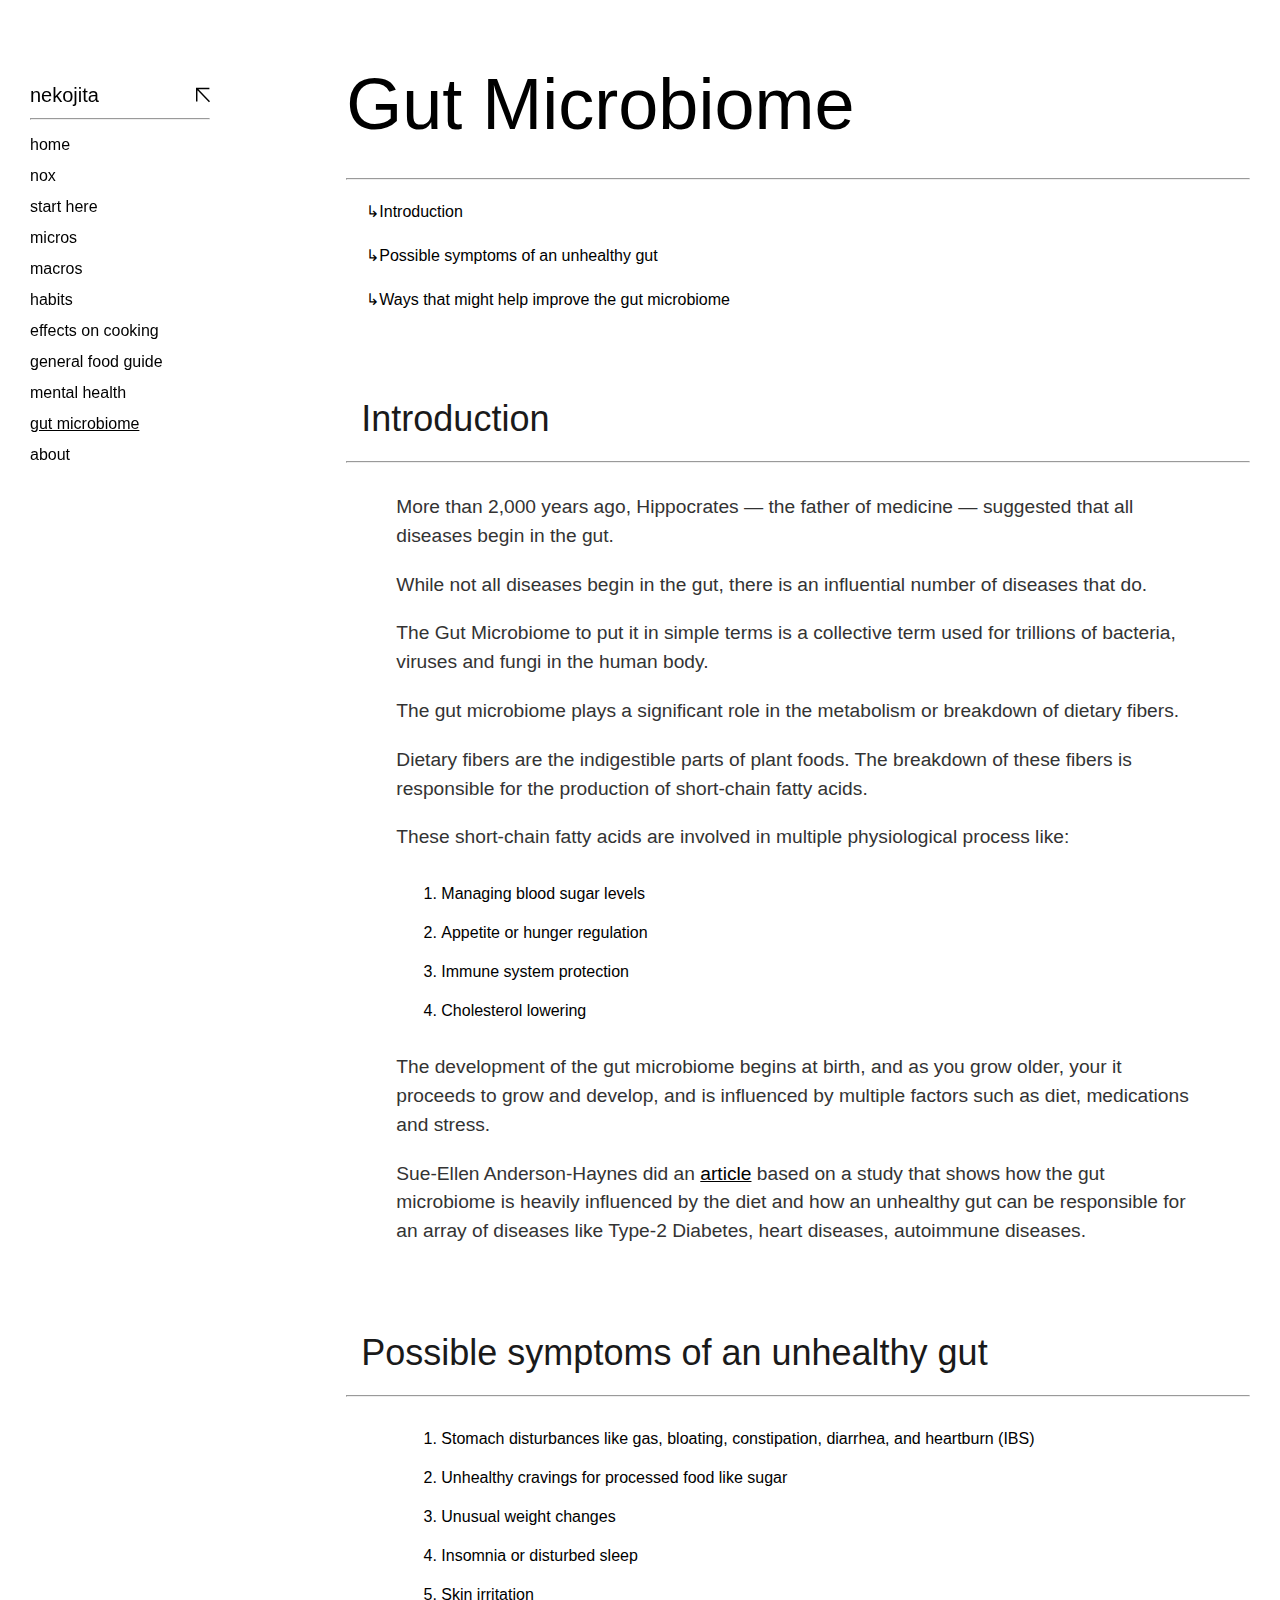
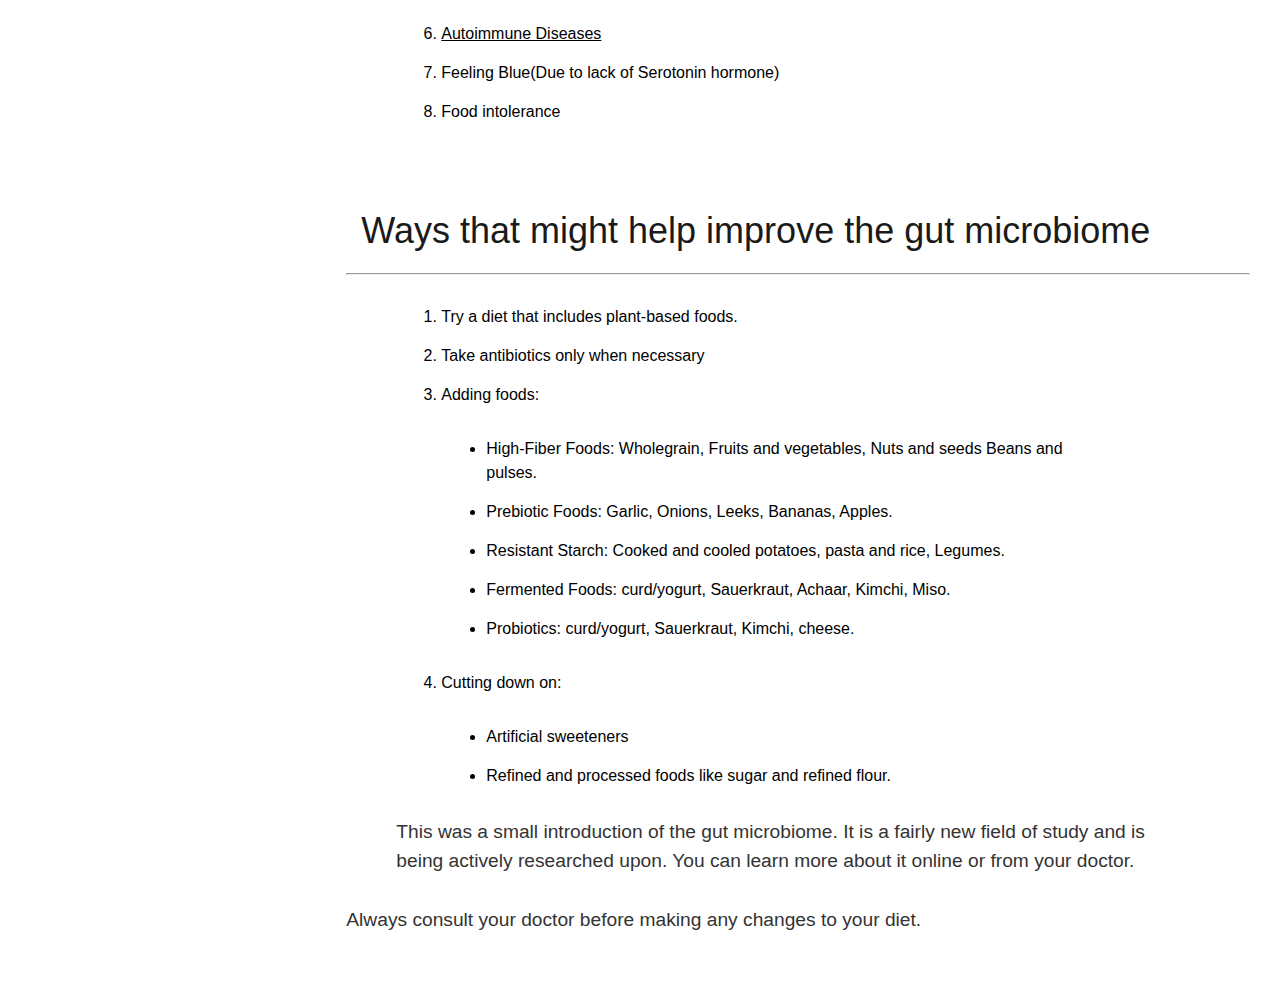
<file: gut-microbiome.html>
<!DOCTYPE html>
<html lang="en">
<head>
    <meta charset="UTF-8">
    <meta name="viewport" content="width=device-width, initial-scale=1.0">
    <title>Gut Microbiome</title>
    <link rel="icon" href="assets/icons/favicon.png" type="image/png" sizes="32x32">
    <link rel="preconnect" href="https://fonts.googleapis.com">
    <link rel="preconnect" href="https://fonts.gstatic.com" crossorigin>
    <link href="https://fonts.googleapis.com/css2?family=Inter&display=swap" rel="stylesheet">  
    <link rel="stylesheet" href="styles/style.css">
</head>
<body>
    <div class="main">
        <aside class="left-section">
            <nav id="menu-1">
                <div class="nav-wrapper">
                <div id="menu-title">
                    <h6>nekojita</h6>
                    <img id="arrowBtn" class='menu-open' src="assets/vectors/arrow-dark.svg">
                </div>
                <hr>
                <ul id="nav-links-1">
                    <li><a href="index.html">home</a></li>
                    <li id="themeBtn" class="light">nox</li>
                    <li><a href="how-to-use.html">start here</a></li>
                    <li><a href="micros.html">micros</a></li>
                    <li><a href="macros.html">macros</a></li>
                    <li><a href="habits.html">habits</a></li>
                    <li><a href="effects.html">effects on cooking</a></li>
                    <li><a href="general-guide.html">general food guide</a></li>
                    <li><a href="mental-health.html">mental health</a></li>
                    <li><a class="active-link" href="gut-microbiome.html">gut microbiome</a></li>
                    <li><a href="about.html">about</a></li>
                </ul>
            </div>
            </nav>
        </aside>
        <aside class="right-section">
            <section class="content-container">
            <h1>Gut Microbiome</h1>
            <hr>
            <ul class="nav-list-2">
                <li><a href="#intro">Introduction</a></li>
                <li><a href="#unhealthy-gut">Possible symptoms of an unhealthy gut</a></li>
                <li><a href="#improve-gut">Ways that might help improve the gut microbiome</a></li> 
            </ul>
            <article class="article-wrapper">
                <div class="sub-heading">
                    <h4 id="intro">Introduction</h4>
                    <hr>
                </div>
                <div class="content-section">
                <p>More than 2,000 years ago, Hippocrates — the father of medicine — suggested that all diseases begin in the gut.</p>

                <p>While not all diseases begin in the gut, there is an influential number of diseases that do.</p>
                
                <p>The Gut Microbiome to put it in simple terms is a collective term used for trillions of bacteria, viruses and fungi in the human body.</p>

                <p>The gut microbiome plays a significant role in the metabolism or breakdown of dietary fibers.</p>
                    
                <p>Dietary fibers are the indigestible parts of plant foods. The breakdown of these fibers is responsible for the production of short-chain fatty acids.<p>
                    
                <p>These short-chain fatty acids are involved in multiple physiological process like:</p>
                <ol>
                    <li>Managing blood sugar levels</li>
                    <li>Appetite or hunger regulation</li>
                    <li>Immune system protection</li>
                    <li>Cholesterol lowering</li>
                </ol>
                <p>The development of the gut microbiome begins at birth, and as you grow older, your it proceeds to grow and develop, and is influenced by multiple factors such as diet, medications and stress.</p>
                <p>Sue-Ellen Anderson-Haynes did an <a href="https://www.health.harvard.edu/blog/diet-disease-and-the-microbiome-2021042122400)" target="blank"> article</a> based on a study that shows how the gut microbiome is heavily influenced by the diet and how an unhealthy gut can be responsible for an array of diseases like Type-2 Diabetes, heart diseases, autoimmune diseases.
                </p>
                </div>
                <div class="sub-heading">
                    <h4 id="unhealthy-gut">Possible symptoms of an unhealthy gut</h4>
                    <hr>
                </div>
                <div class="content-section">
                        <ol>
                            <li>Stomach disturbances like gas, bloating, constipation, diarrhea, and heartburn (IBS)</li>
                            <li>Unhealthy cravings for processed food like sugar</li>
                            <li>Unusual weight changes</li>
                            <li>Insomnia or disturbed sleep</li>
                            <li>Skin irritation</li>
                            <li><a href="https://en.wikipedia.org/wiki/Autoimmune_disease" target="blank">Autoimmune Diseases</a></li>
                            <li>Feeling Blue(Due to lack of Serotonin hormone)</li>
                            <li>Food intolerance</li>
                        </ol>
                    </div>
                    <div class="sub-heading">
                        <h4 id="improve-gut">Ways that might help improve the gut microbiome</h4>
                        <hr>
                    </div>
                    <div class="content-section">
                        <p></p>
                        <ol>
                            <li>Try a diet that includes plant-based foods.</li>
                            <li>Take antibiotics only when necessary</li>
                            <li>
                                Adding foods:
                                <ol>
                                    <li>High-Fiber Foods: Wholegrain, Fruits and vegetables, Nuts and seeds Beans and pulses.</li>
                                    <li>Prebiotic Foods: Garlic, Onions, Leeks, Bananas, Apples.</li>
                                    <li>Resistant Starch: Cooked and cooled potatoes, pasta and rice, Legumes.</li>
                                    <li>Fermented Foods: curd/yogurt, Sauerkraut, Achaar, Kimchi, Miso.</li>
                                    <li>Probiotics: curd/yogurt, Sauerkraut, Kimchi, cheese.</li>
                                </ol>
                            </li>
                            <li>
                                Cutting down on:
                                <ol>
                                    <li>Artificial sweeteners</li>
                                    <li>Refined and processed foods like sugar and refined flour.</li>
                                </ol>
                            </li>
                        </ol>
                        <p>This was a small introduction of the gut microbiome. It is a fairly new field of study and is being actively researched upon. You can learn more about it online or from your doctor.</p>
                    </div>
            </article>
            <p>Always consult your doctor before making any changes to your diet.</p>
            </section>
        </aside>
    </div>
    <script src="scripts/script.js"></script>
</body>
</html>
</file>
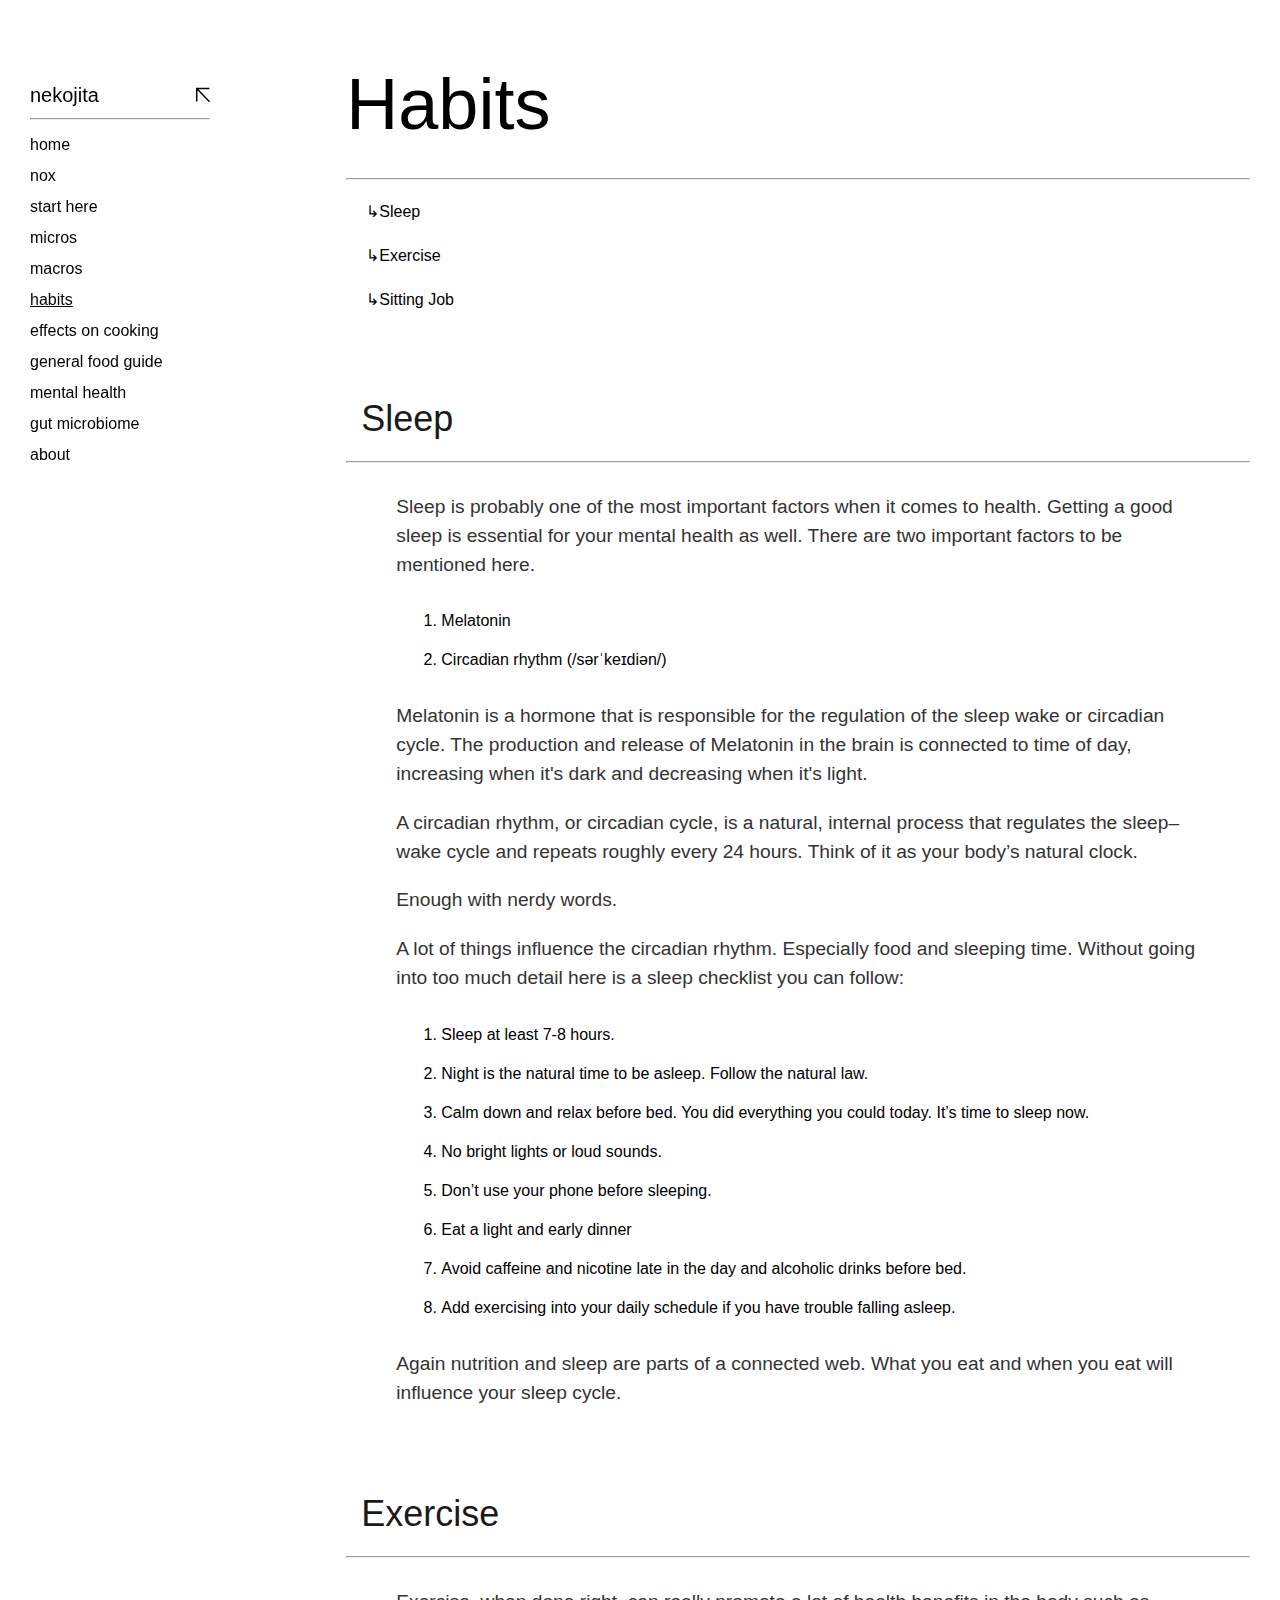
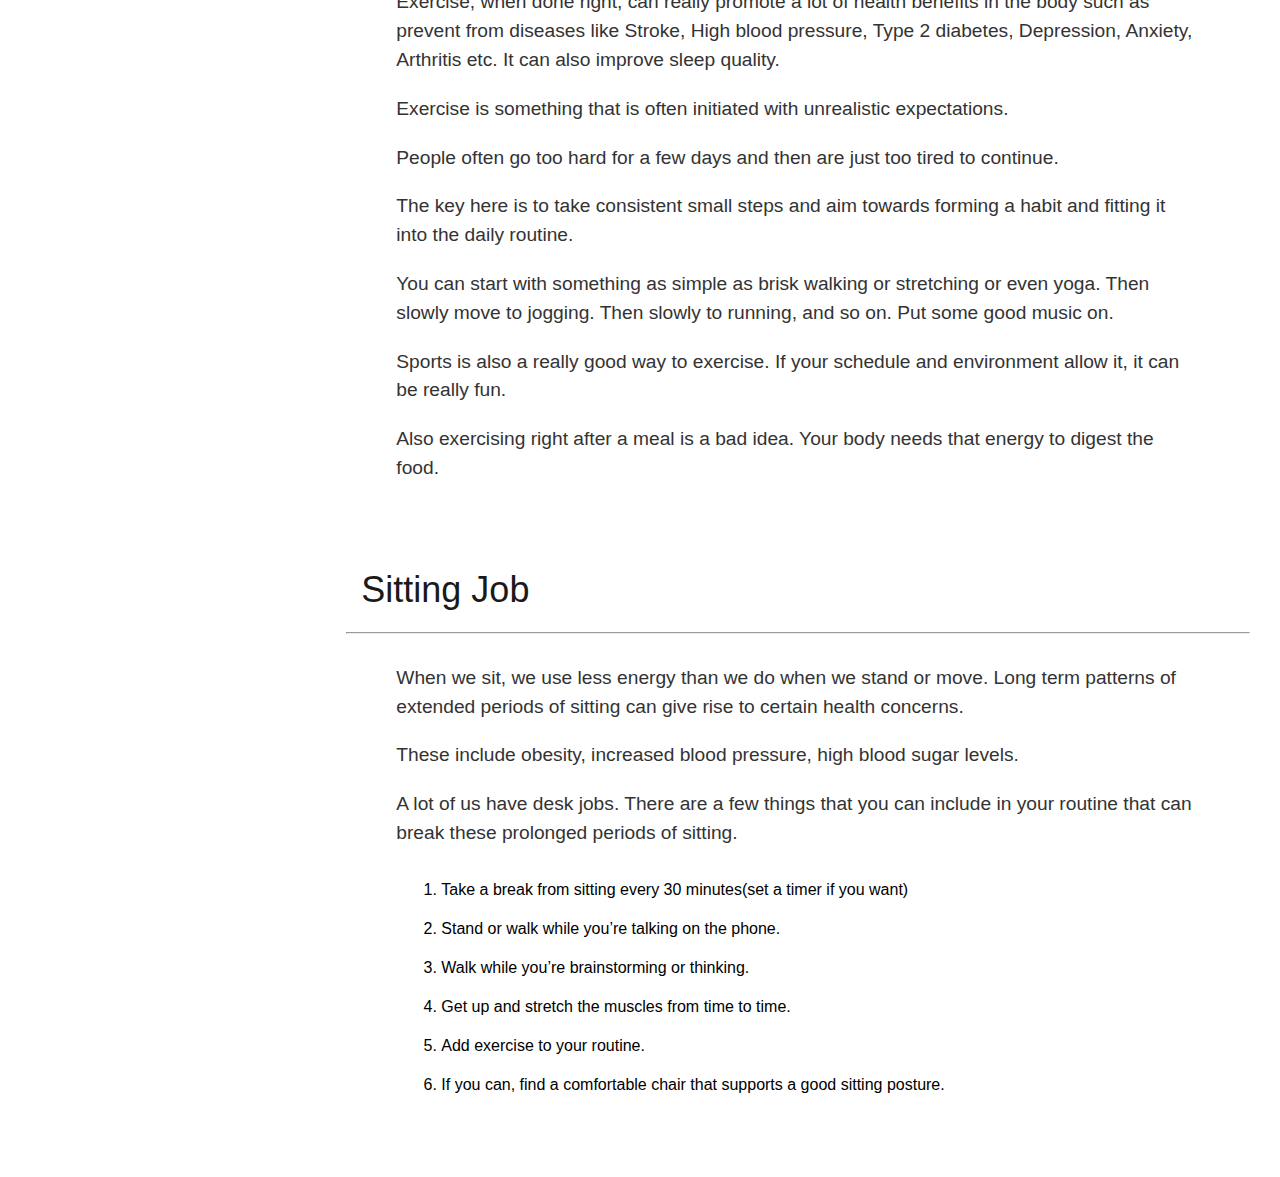
<file: habits.html>
<!DOCTYPE html>
<html lang="en">
<head>
    <meta charset="UTF-8">
    <meta name="viewport" content="width=device-width, initial-scale=1.0">
    <title>Habits</title>
    <link rel="icon" href="assets/icons/favicon.png" type="image/png" sizes="32x32">
    <link rel="preconnect" href="https://fonts.googleapis.com">
    <link rel="preconnect" href="https://fonts.gstatic.com" crossorigin>
    <link href="https://fonts.googleapis.com/css2?family=Inter&display=swap" rel="stylesheet">  
    <link rel="stylesheet" href="styles/style.css">
</head>
<body>
    <div class="main">
        <aside class="left-section">
            <nav id="menu-1">
                <div class="nav-wrapper">
                <div id="menu-title">
                    <h6>nekojita</h6>
                    <img id="arrowBtn" class='menu-open' src="assets/vectors/arrow-dark.svg">
                </div>
                <hr>
                <ul id="nav-links-1">
                    <li><a href="index.html">home</a></li>
                    <li id="themeBtn" class="light">nox</li>
                    <li><a href="how-to-use.html">start here</a></li>
                    <li><a href="micros.html">micros</a></li>
                    <li><a href="macros.html">macros</a></li>
                    <li><a class="active-link" href="habits.html">habits</a></li>
                    <li><a href="effects.html">effects on cooking</a></li>
                    <li><a href="general-guide.html">general food guide</a></li>
                    <li><a href="mental-health.html">mental health</a></li>
                    <li><a href="gut-microbiome.html">gut microbiome</a></li>
                    <li><a href="about.html">about</a></li>
                </ul>
            </div>
            </nav>
        </aside>
        <aside class="right-section">
            <section class="content-container">
            <h1>Habits</h1>
            <hr>
            <ul class="nav-list-2">
                <li><a href="#sleep">Sleep</a></li>
                <li><a href="#exercise">Exercise</a></li>
                <li><a href="#sitting-job">Sitting Job</a></li> 
            </ul>
            <article class="article-wrapper">
                <div class="sub-heading">
                <h4 id="sleep">Sleep</h4>
                <hr>
                </div>
                <div class="content-section">
                <p>Sleep is probably one of the most important factors when it comes to health. Getting a good sleep is essential for your mental health as well. There are two important factors to be mentioned here.</p>
                <ol>
                    <li>Melatonin</li>
                    <li>Circadian rhythm (/sərˈkeɪdiən/)</li>
                </ol>
                    <p>
                    Melatonin is a hormone that is responsible for the regulation of the sleep wake or circadian cycle. The production and release of Melatonin in the brain is connected to time of day, increasing when it's dark and decreasing when it's light.
                </p>
                <p>A circadian rhythm, or circadian cycle, is a natural, internal process that regulates the sleep–wake cycle and repeats roughly every 24 hours. Think of it as your body’s natural clock.</p>
                    
                <p>Enough with nerdy words.</p>

                <p>
                    A lot of things influence the circadian rhythm. Especially food and sleeping time. Without going into too much detail here is a sleep checklist you can follow:
                </p>
                <ol>
                   <li>Sleep at least 7-8 hours.</li>
                   <li>Night is the natural time to be asleep. Follow the natural law.</li>
                   <li>Calm down and relax before bed. You did everything you could today. It’s time to sleep now.</li>
                   <li>No bright lights or loud sounds.</li>
                   <li>Don’t use your phone before sleeping.</li>
                   <li>Eat a light and early dinner</li>
                   <li>Avoid caffeine and nicotine late in the day and alcoholic drinks before bed.</li>
                   <li>Add exercising into your daily schedule if you have trouble falling asleep.</li> 
                </ol>
                <p>Again nutrition and sleep are parts of a connected web. What you eat and when you eat will influence your sleep cycle.</p>
            </div>
            <div class="sub-heading">
                <h4 id="exercise">Exercise</h4><hr>
            </div>
            <div class="content-section">
                <p>Exercise, when done right, can really promote a lot of health benefits in the body such as prevent from diseases like Stroke, High blood pressure, Type 2 diabetes, Depression, Anxiety, Arthritis etc. It can also improve sleep quality.</p>

                <p>Exercise is something that is often initiated with unrealistic expectations.</p>
                
                <p>People often go too hard for a few days and then are just too tired to continue.</p>
                
                <p>The key here is to take consistent small steps and aim towards forming a habit and fitting it into the daily routine.</p>
                
                <p>You can start with something as simple as brisk walking or stretching or even yoga. Then slowly move to jogging. Then slowly to running, and so on. Put some good music on.</p>
                
                <p>Sports is also a really good way to exercise. If your schedule and environment allow it, it can be really fun.</p>
                
                <p>Also exercising right after a meal is a bad idea. Your body needs that energy to digest the food.</p>
            </div>
            <div class="sub-heading">
                <h4 id="sitting-job">Sitting Job</h4><hr>
            </div>
            <div class="content-section">
                <p>
                When we sit, we use less energy than we do when we stand or move. Long term patterns of extended periods of sitting can give rise to certain health concerns. </p>
                <p>These include obesity, increased blood pressure, high blood sugar levels.</p>
                <p>A lot of us have desk jobs. There are a few things that you can include in your routine that can break these prolonged periods of sitting.</p>
                <ol>
                    <li>Take a break from sitting every 30 minutes(set a timer if you want)</li>
                    <li>Stand or walk while you’re talking on the phone.</li>
                    <li>Walk while you’re brainstorming or thinking.</li>
                    <li>Get up and stretch the muscles from time to time.</li>
                    <li>Add exercise to your routine.</li>
                    <li>If you can, find a comfortable chair that supports a good sitting posture.</li>
                </ol>
            </div>
            </article>
            </section>
        </aside>
    </div>
    <script src="scripts/script.js"></script>
</body>
</html>
</file>
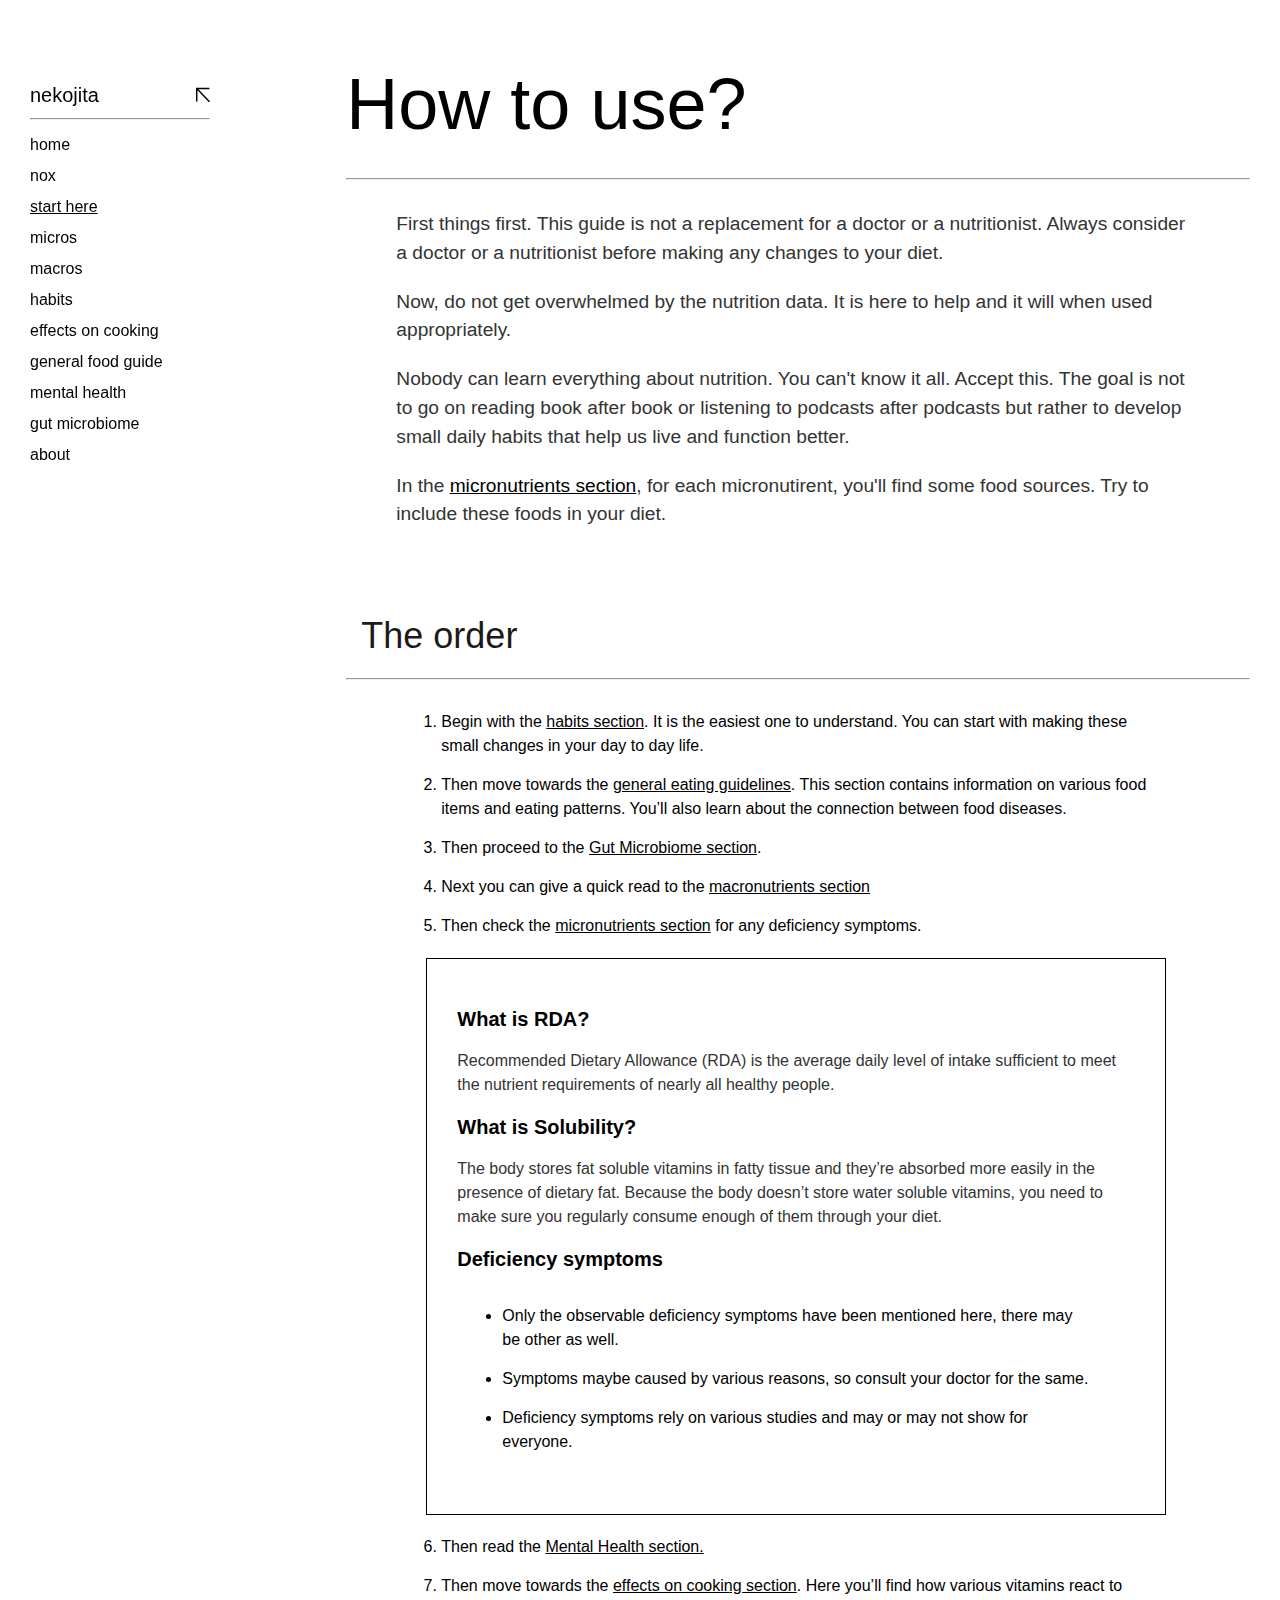
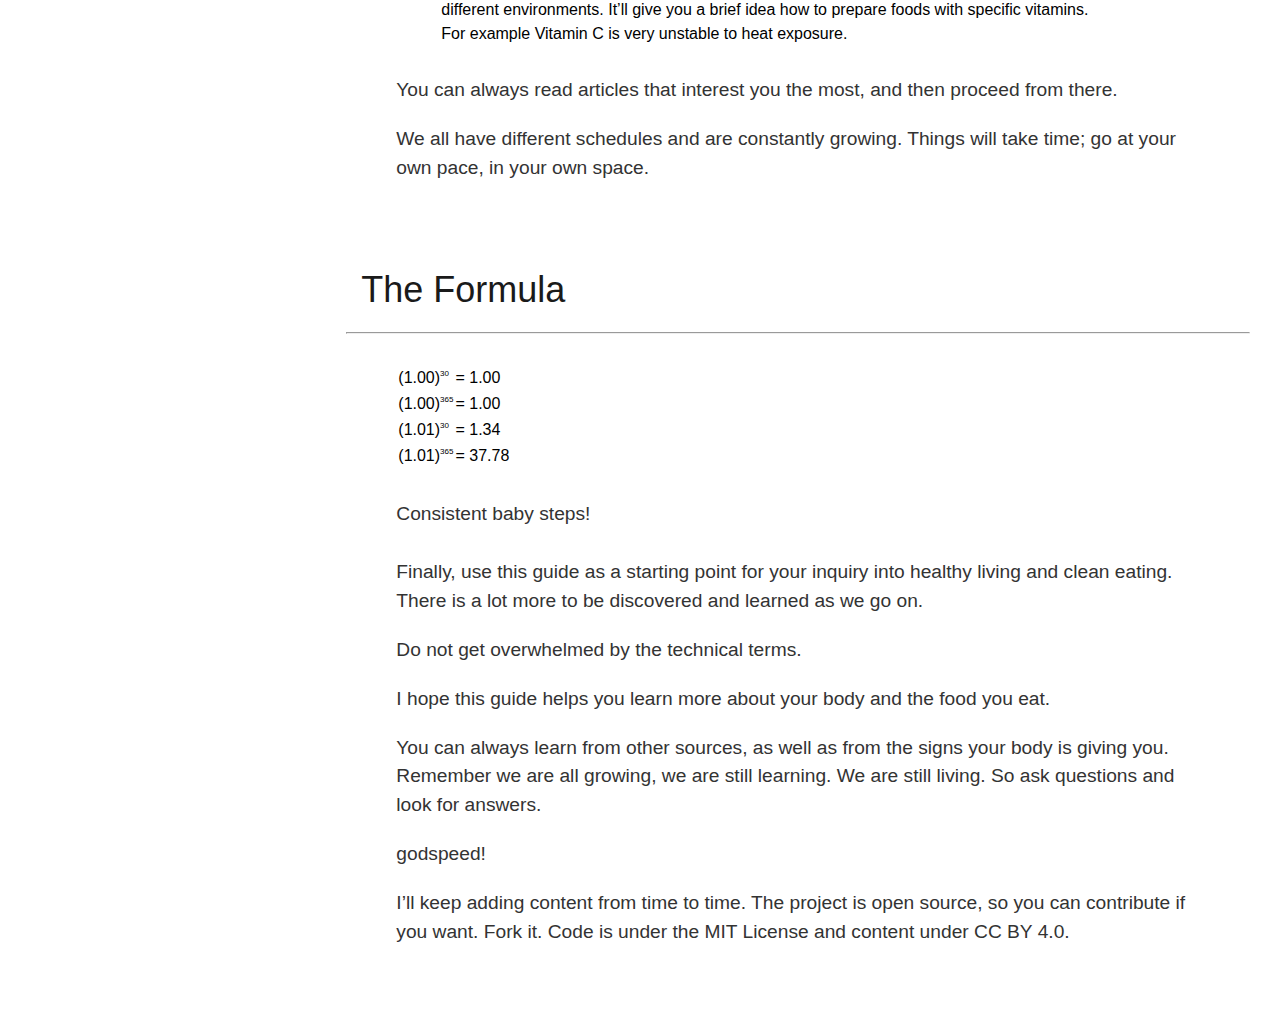
<file: how-to-use.html>
<!DOCTYPE html>
<html lang="en">
<head>
    <meta charset="UTF-8">
    <meta name="viewport" content="width=device-width, initial-scale=1.0">
    <title>How to use?</title>
    <link rel="icon" href="assets/icons/favicon.png" type="image/png" sizes="32x32">
    <link rel="preconnect" href="https://fonts.googleapis.com">
    <link rel="preconnect" href="https://fonts.gstatic.com" crossorigin>
    <link href="https://fonts.googleapis.com/css2?family=Inter&display=swap" rel="stylesheet">  
    <link rel="stylesheet" href="styles/style.css">
</head>
<body>
    <div class="main">
        <aside class="left-section">
            <nav id="menu-1">
                <div class="nav-wrapper">
                <div id="menu-title">
                    <h6>nekojita</h6>
                    <img id="arrowBtn" class='menu-open' src="assets/vectors/arrow-dark.svg">
                </div>
                <hr>
                <ul id="nav-links-1">
                    <li><a href="index.html">home</a></li>
                    <li id="themeBtn" class="light">nox</li>
                    <li><a class="active-link" href="how-to-use.html">start here</a></li>
                    <li><a href="micros.html">micros</a></li>
                    <li><a href="macros.html">macros</a></li>
                    <li><a href="habits.html">habits</a></li>
                    <li><a href="effects.html">effects on cooking</a></li>
                    <li><a href="general-guide.html">general food guide</a></li>
                    <li><a href="mental-health.html">mental health</a></li>
                    <li><a href="gut-microbiome.html">gut microbiome</a></li>
                    <li><a href="about.html">about</a></li>
                </ul>
            </div>
            </nav>
        </aside>
        <aside class="right-section">
            <section class="content-container">
            <h1>How to use?</h1>
            <hr>

            <article class="article-wrapper">
                <div class="content-section">
                <p>First things first. This guide is not a replacement for a doctor or a nutritionist. Always consider a doctor or a nutritionist before making any changes to your diet.</p>

                <p>Now, do not get overwhelmed by the nutrition data. It is here to help and it will when used appropriately.</p>
                    
                <p>Nobody can learn everything about nutrition. You can't know it all. Accept this. The goal is not to go on reading book after book or listening to podcasts after podcasts but rather to develop small daily habits that help us live and function better.</p>
                <p>In the <a href="micros.html">micronutrients section</a>, for each micronutirent, you'll find some food sources. Try to include these foods in your diet.</p>
            </div>
                <div class="sub-heading">
                <h4 id="order">The order</h4>
                <hr>
                </div>
                <div class="content-section">
                <ol>
                    <li>Begin with the <a href="habits.html">habits section</a>. It is the easiest one to understand. You can start with making these small changes in your day to day life.</li>
                    <li>Then move towards the <a href="general-guide.html">general eating guidelines</a>. This section contains information on various food items and eating patterns. You’ll also learn about the connection between food diseases.</li>
                    <li>Then proceed to the <a href="gut-microbiome.html">Gut Microbiome section</a>.</li>
                    <li>Next you can give a quick read to the <a href="macros.html">macronutrients section</a></li>
                    <li>Then check the <a href="micros.html">micronutrients section</a> for any deficiency symptoms.</li>
                        <section class="detail-notes">
                            <h6>
                            What is RDA?</h6>
                            <p>
                            Recommended Dietary Allowance (RDA) is the average daily level of intake sufficient to meet the nutrient requirements of nearly all healthy people.</p>
                            <h6>What is Solubility?</h6>
                            <p>
                            The body stores fat soluble vitamins in fatty tissue and they’re absorbed more easily in the presence of dietary fat.
                            Because the body doesn’t store water soluble vitamins, you need to make sure you regularly consume enough of them through your diet.</p>
                        <h6>Deficiency symptoms</h6>
                            <ol>
                                <li>Only the observable deficiency symptoms have been mentioned here, there may be other as well.</li>
                                <li>Symptoms maybe caused by various reasons, so consult your doctor for the same.</li>
                                <li>Deficiency symptoms rely on various studies and may or may not show for everyone.</li>
                            </ol>
                    </section>
                    </li>
                    <li>Then read the <a href="mental-health.html">Mental Health section.</a></li>
                    <li>Then move towards the <a href="effects.html">effects on cooking section</a>. Here you’ll find how various vitamins react to different environments. It’ll give you a brief idea how to prepare foods with specific vitamins.<br>
                    For example Vitamin C is very unstable to heat exposure.
                    </li>
                </ol>
                    <p>You can always read articles that interest you the most, and then proceed from there.</p>
                    <p>We all have different schedules and are constantly growing. Things will take time; go at your own pace, in your own space.</p>
                </div>
                <div class="sub-heading">
                    <h4 id="formula">The Formula</h4><hr>
                </div>
                <div class="content-section">
                    <table>
                    <tbody>
                        <tr>
                        <td>(1.00)<sup>30</sup></td>
                        <td>= 1.00</td>
                        </tr>
                        <tr>
                        <td>(1.00)<sup>365</sup></td>
                        <td>= 1.00</td>
                        </tr>
                        <tr>
                        <td>(1.01)<sup>30</sup></td>
                        <td>= 1.34</td>
                        </tr>
                        <tr>
                        <td>(1.01)<sup>365</sup></td>
                        <td>= 37.78</td>
                        </tr>
                    </tbody>
                </table>
                <p>Consistent baby steps!</p>
                </div>
                <div class="content-section">
                    <p>Finally, use this guide as a starting point for your inquiry into healthy living and clean eating. There is a lot more to be discovered and learned as we go on.</p>

                    <p>Do not get overwhelmed by the technical terms.</p>
                        
                    <p>I hope this guide helps you learn more about your body and the food you eat.</p>
                        
                    <p>You can always learn from other sources, as well as from the signs your body is giving you. Remember we are all growing, we are still learning. We are still living. So ask questions and look for answers.</p>
                        
                    <p>godspeed!</p>
                        
                    <p>I’ll keep adding content from time to time. The project is open source, so you can contribute if you want. Fork it. Code is under the MIT License and content under CC BY 4.0. 
                    </p>
                </div>
            </div>
            </article>
            </section>
        </aside>
    </div>
    <script src="scripts/script.js"></script>
</body>
</html>
</file>
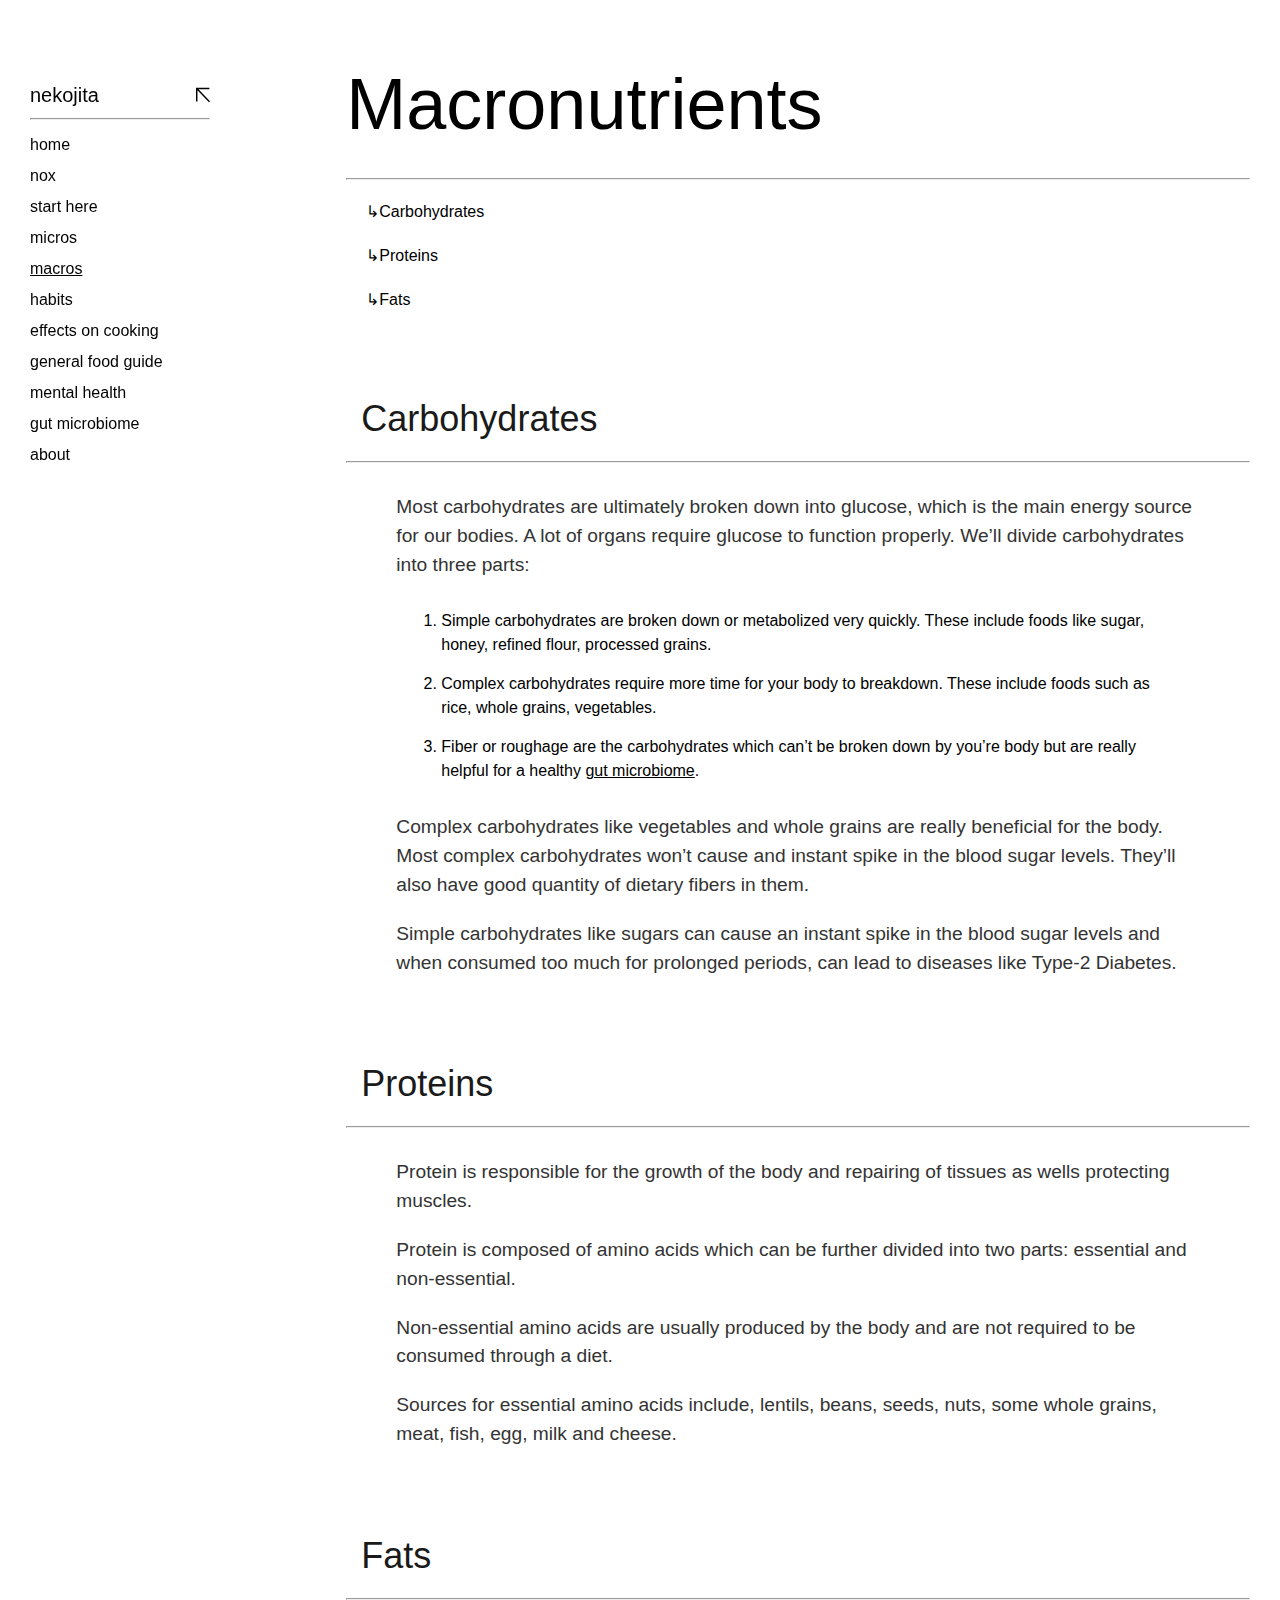
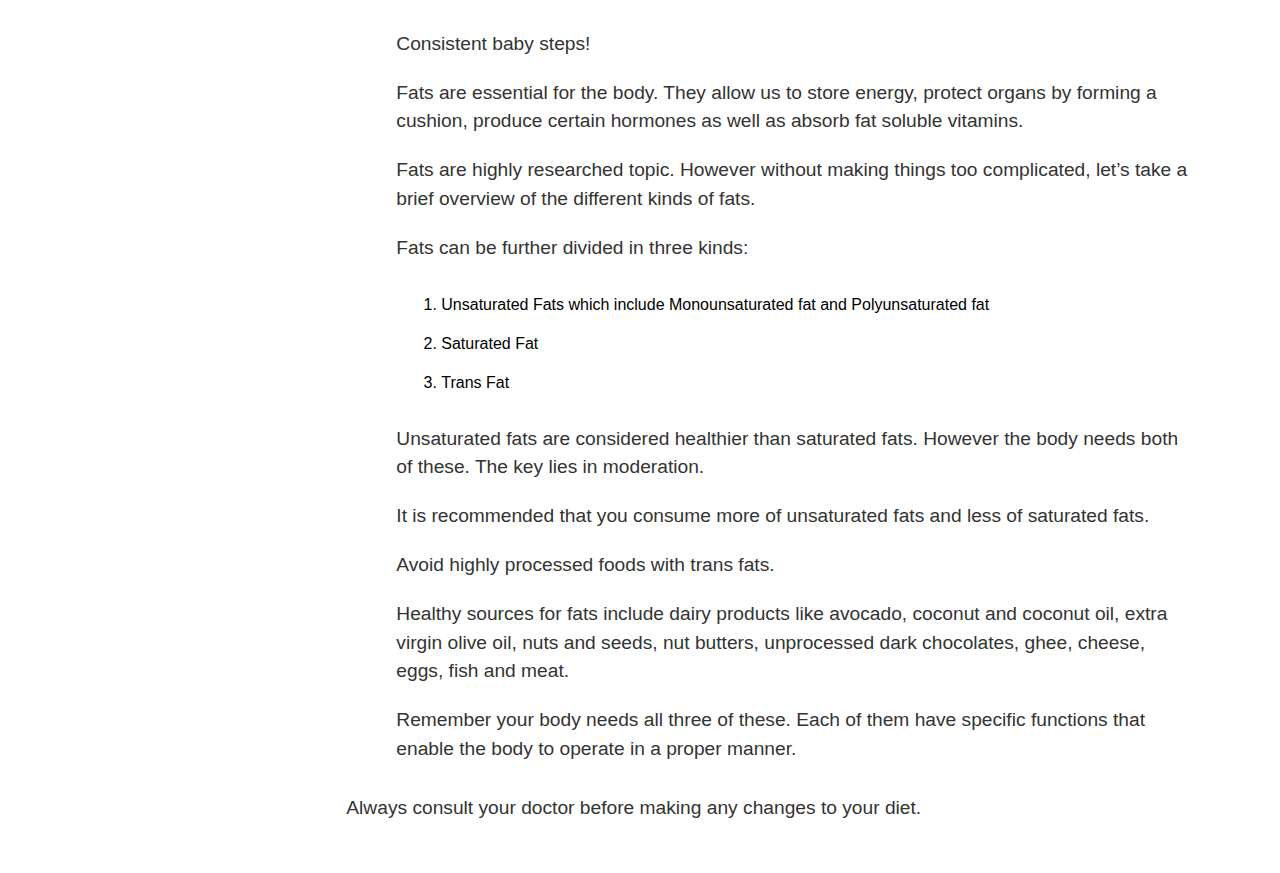
<file: macros.html>
<!DOCTYPE html>
<html lang="en">
<head>
    <meta charset="UTF-8">
    <meta name="viewport" content="width=device-width, initial-scale=1.0">
    <title>Macronutrients</title>
    <link rel="icon" href="assets/icons/favicon.png" type="image/png" sizes="32x32"> 
    <link rel="preconnect" href="https://fonts.googleapis.com">
    <link rel="preconnect" href="https://fonts.gstatic.com" crossorigin>
    <link href="https://fonts.googleapis.com/css2?family=Inter&display=swap" rel="stylesheet">  
    <link rel="stylesheet" href="styles/style.css">
</head>
<body>
    <div class="main">
        <aside class="left-section">
            <nav id="menu-1">
                <div class="nav-wrapper">
                <div id="menu-title">
                    <h6>nekojita</h6>
                    <img id="arrowBtn" class='menu-open' src="assets/vectors/arrow-dark.svg">
                </div>
                <hr>
                <ul id="nav-links-1">
                    <li><a href="index.html">home</a></li>
                    <li id="themeBtn" class="light">nox</li>
                    <li><a href="how-to-use.html">start here</a></li>
                    <li><a href="micros.html">micros</a></li>
                    <li><a class="active-link" href="macros.html">macros</a></li>
                    <li><a href="habits.html">habits</a></li>
                    <li><a href="effects.html">effects on cooking</a></li>
                    <li><a href="general-guide.html">general food guide</a></li>
                    <li><a href="mental-health.html">mental health</a></li>
                    <li><a href="gut-microbiome.html">gut microbiome</a></li>
                    <li><a href="about.html">about</a></li>
                </ul>
            </div>
            </nav>
        </aside>
        <aside class="right-section">
            <section class="content-container">
            <h1>Macronutrients</h1>
            <hr>
            <ul class="nav-list-2">
                <li><a href="#carbohydrates">Carbohydrates</a></li>
                <li><a href="#proteins">Proteins</a></li>
                <li><a href="#fats">Fats</a></li>
            </ul>
            <article class="article-wrapper">
                <div class="sub-heading">
                <h4 id="carbohydrates">Carbohydrates</h4>
                <hr>
                </div>
                <div class="content-section">
                    <p>
                        Most carbohydrates are ultimately broken down into glucose, which is the main energy source for our bodies. A lot of organs require glucose to function properly.

                        We’ll divide carbohydrates into three parts:</p>
                        <ol>
                            <li>Simple carbohydrates are broken down or metabolized very quickly. These include foods like sugar, honey, refined flour, processed grains.</li>
                            <li>Complex carbohydrates require more time for your body to breakdown. These include foods such as rice, whole grains, vegetables.</li>
                            <li>Fiber or roughage are the carbohydrates which can’t be broken down by you’re body but are really helpful for a healthy <a href="gut-microbiome.html">gut microbiome</a>.</li>
                        </ol>
                        <p>
                        Complex carbohydrates like vegetables and whole grains are really beneficial for the body. Most complex carbohydrates won’t cause and instant spike in the blood sugar levels. They’ll also have good quantity of dietary fibers in them.</p>

                    <p>Simple carbohydrates like sugars can cause an instant spike in the blood sugar levels and when consumed too much for prolonged periods, can lead to diseases like Type-2 Diabetes.
                    </p>
            </div>
            <div class="sub-heading">
                <h4 id="proteins">Proteins</h4><hr>
            </div>
            <div class="content-section">
                <p>Protein is responsible for the growth of the body and repairing of tissues as wells protecting muscles.</p>

                <p>Protein is composed of amino acids which can be further divided into two parts: essential and non-essential.</p>
                    
                <p>Non-essential amino acids are usually produced by the body and are not required to be consumed through a diet.</p>
                    
                <p>Sources for essential amino acids include, lentils, beans, seeds, nuts, some whole grains, meat, fish, egg, milk and cheese.</p>
            </div>
            <div class="sub-heading">
                <h4 id="fats">Fats</h4><hr>
            </div>
            <div class="content-section">
            <p>Consistent baby steps!</p>
                <p>Fats are essential for the body. They allow us to store energy, protect organs by forming a cushion, produce certain hormones as well as absorb fat soluble vitamins.</p>

                <p>Fats are highly researched topic. However without making things too complicated, let’s take a brief overview of the different kinds of fats.</p>
                    
                <p>Fats can be further divided in three kinds:</p>
                    <ol>
                        <li>Unsaturated Fats which include Monounsaturated fat and Polyunsaturated fat</li>
                        <li>Saturated Fat</li>
                        <li>Trans Fat</li>
                    </ol>
            <p>Unsaturated fats are considered healthier than saturated fats. However the body needs both of these. The key lies in moderation.</p>

            <p>It is recommended that you consume more of unsaturated fats and less of saturated fats.</p>
                        
            <p>Avoid highly processed foods with trans fats.</p>
                        
            <p>Healthy sources for fats include dairy products like avocado, coconut and coconut oil, extra virgin olive oil, nuts and seeds, nut butters, unprocessed dark chocolates, ghee, cheese, eggs, fish and meat.</p>
                        
            <p>Remember your body needs all three of these. Each of them have specific functions that enable the body to operate in a proper manner.</p>
            </div>
            </article>
            <p>Always consult your doctor before making any changes to your diet.</p>
            </section>
        </aside>
    </div>
    <script src="scripts/script.js"></script>
</body>
</html>
</file>
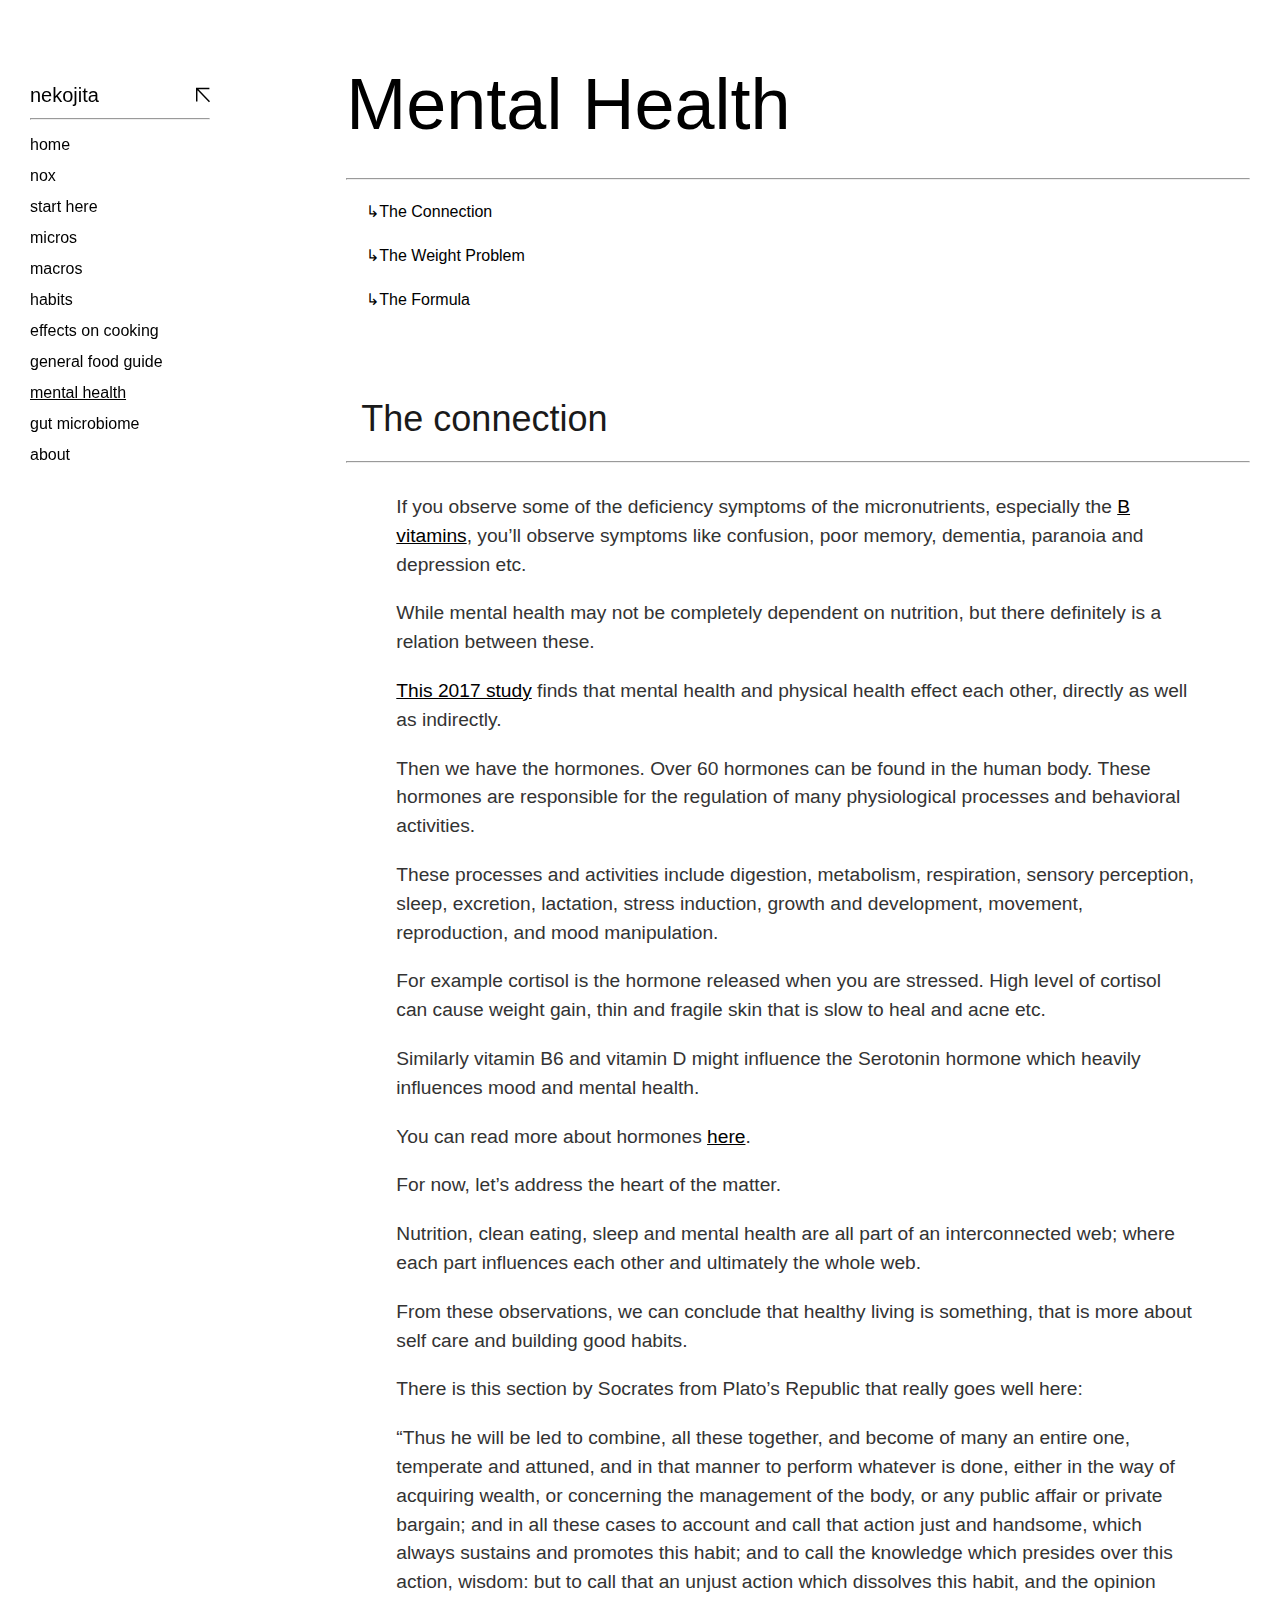
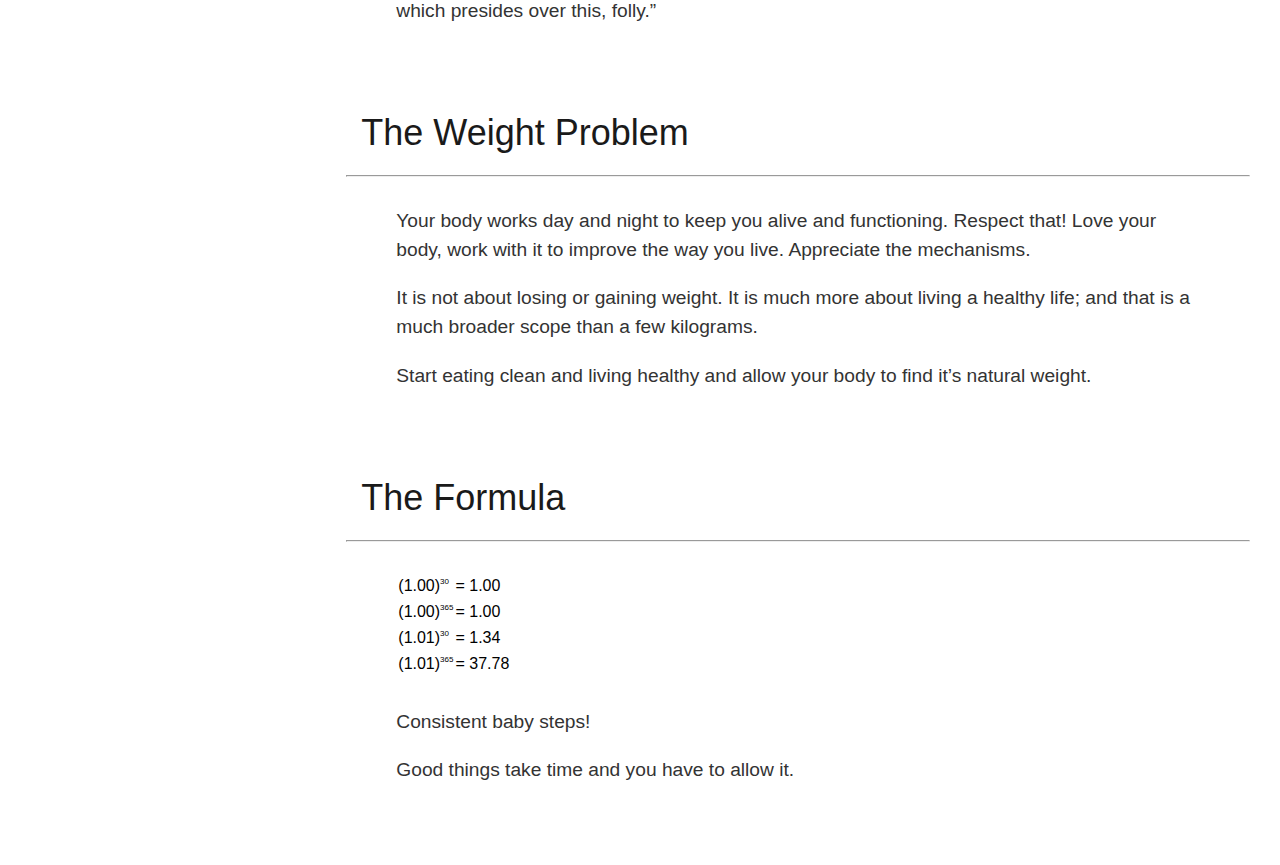
<file: mental-health.html>
<!DOCTYPE html>
<html lang="en">
<head>
    <meta charset="UTF-8">
    <meta name="viewport" content="width=device-width, initial-scale=1.0">
    <title>Mental Health</title>
    <link rel="icon" href="assets/icons/favicon.png" type="image/png" sizes="32x32"> 
    <link rel="preconnect" href="https://fonts.googleapis.com">
    <link rel="preconnect" href="https://fonts.gstatic.com" crossorigin>
    <link href="https://fonts.googleapis.com/css2?family=Inter&display=swap" rel="stylesheet">  
    <link rel="stylesheet" href="styles/style.css">
</head>
<body>
    <div class="main">
        <aside class="left-section">
            <nav id="menu-1">
                <div class="nav-wrapper">
                <div id="menu-title">
                    <h6>nekojita</h6>
                    <img id="arrowBtn" class='menu-open' src="assets/vectors/arrow-dark.svg">
                </div>
                <hr>
                <ul id="nav-links-1">
                    <li><a href="index.html">home</a></li>
                    <li id="themeBtn" class="light">nox</li>
                    <li><a href="how-to-use.html">start here</a></li>
                    <li><a href="micros.html">micros</a></li>
                    <li><a href="macros.html">macros</a></li>
                    <li><a href="habits.html">habits</a></li>
                    <li><a href="effects.html">effects on cooking</a></li>
                    <li><a href="general-guide.html">general food guide</a></li>
                    <li><a class="active-link" href="mental-health.html">mental health</a></li>
                    <li><a href="gut-microbiome.html">gut microbiome</a></li>
                    <li><a href="about.html">about</a></li>
                </ul>
            </div>
            </nav>
        </aside>
        <aside class="right-section">
            <section class="content-container">
            <h1>Mental Health</h1>
            <hr>
            <ul class="nav-list-2">
                <li><a href="#connection">The Connection</a></li>
                <li><a href="#weight">The Weight Problem</a></li>
                <li><a href="#formula">The Formula</a></li>
            </ul>
            <article class="article-wrapper">
                <div class="sub-heading">
                <h4 id="connection">The connection</h4>
                <hr>
                </div>
                <div class="content-section">
                    <p>
                        If you observe some of the deficiency symptoms of the micronutrients, especially the <a href="http://127.0.0.1:5500/micros.html#vitamins/B12">B vitamins</a>, you’ll observe symptoms like confusion, poor memory, dementia, paranoia and depression etc.</p>

                    <p>While mental health may not be completely dependent on nutrition, but there definitely is a relation between these.</p>
                        
                    <p><a href="https://www.sciencedirect.com/science/  article/pii/S0277953617306639?via%3Dihub" target="blank">This 2017 study</a> finds that mental health and physical health effect each other, directly as well as indirectly.</p>

                    <p>Then we have the hormones. Over 60 hormones can  be found in the human body. These hormones are   responsible for the regulation of many physiological  processes and behavioral activities.</p>

                    <p>These processes and activities include digestion,    metabolism, respiration, sensory perception, sleep,    excretion, lactation, stress induction, growth and     development, movement, reproduction, and mood   manipulation.</p>

                    <p>For example cortisol is the hormone released when    you are stressed. High level of cortisol can cause     weight gain, thin and fragile skin that is slow to  heal and acne etc.</p>

                    <p>Similarly vitamin B6 and vitamin D might     influence the Serotonin hormone which heavily   influences mood and mental health.</p>
                        
                    <p>You can read more about hormones <a href="https://en.wikipedia.org/wiki/Hormone" target="blank">here</a>.</p>
                        
                    <p>For now, let’s address the heart of the matter.</p>
                        
                    <p>Nutrition, clean eating, sleep and mental health are all part of an interconnected web; where each part influences each other and ultimately the whole web.</p>
                        
                    <p>From these observations, we can conclude that healthy living is something, that is more about self care and building good habits.</p>                        
                        
                    <p>There is this section by Socrates from Plato’s Republic that really goes well here:</p>
                        
                    <p>“Thus he will be led to combine, all these together, and become of many an entire one, temperate and attuned, and in that manner to perform whatever is done, either in the way of acquiring wealth, or concerning the management of the body, or any public affair or private bargain; and in all these cases to account and call that action just and handsome, which always sustains and promotes this habit; and to call the knowledge which presides over this action, wisdom: but to call that an unjust action which dissolves this habit, and the opinion which presides over this, folly.”
                    </p>
            </div>
            <div class="sub-heading">
                <h4 id="weight">The Weight Problem</h4><hr>
            </div>
            <div class="content-section">
                <p>Your body works day and night to keep you alive and functioning. Respect that! Love your body, work with it to improve the way you live. Appreciate the mechanisms.</p>
                <p>It is not about losing or gaining weight. It is much more about living a healthy life; and that is a much broader scope than a few kilograms.</p>
                <p>Start eating clean and living healthy and allow your body to find it’s natural weight.</p>
            </div>
            <div class="sub-heading">
                <h4 id="formula">The Formula</h4><hr>
            </div>
            <div class="content-section">
                <table>
                <tbody>
                    <tr>
                    <td>(1.00)<sup>30</sup></td>
                    <td>= 1.00</td>
                    </tr>
                    <tr>
                    <td>(1.00)<sup>365</sup></td>
                    <td>= 1.00</td>
                    </tr>
                    <tr>
                    <td>(1.01)<sup>30</sup></td>
                    <td>= 1.34</td>
                    </tr>
                    <tr>
                    <td>(1.01)<sup>365</sup></td>
                    <td>= 37.78</td>
                    </tr>
                </tbody>
            </table>
            <p>Consistent baby steps!</p>
                <p>Good things take time and you have to allow it.</p>
            </div>
            </article>
            </section>
        </aside>
    </div>
    <script src="scripts/script.js"></script>
</body>
</html>
</file>
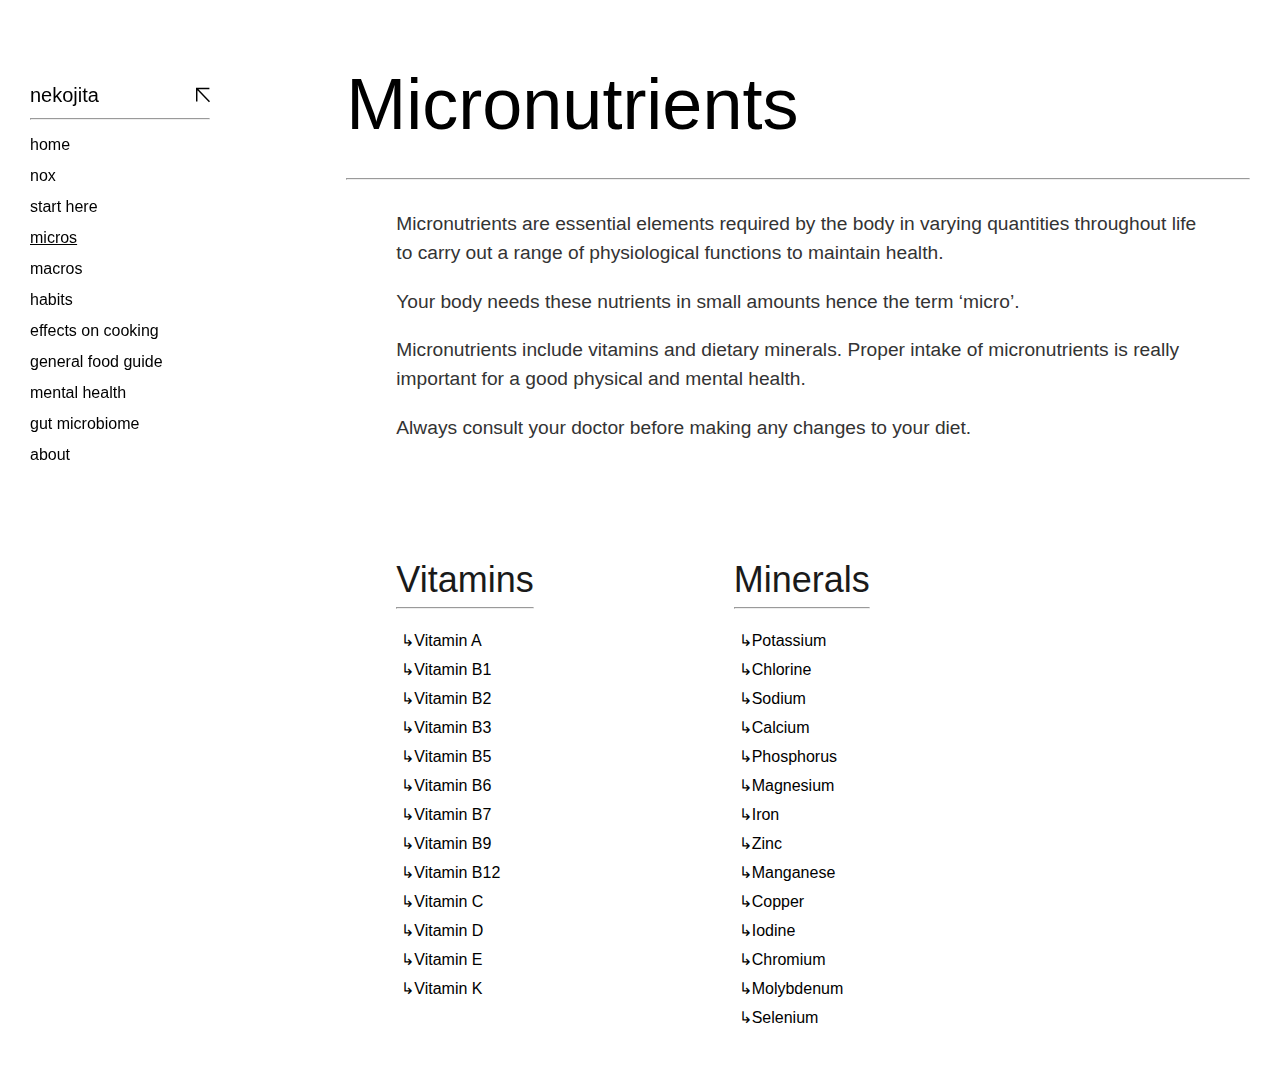
<file: micros.html>
<!DOCTYPE html>
<html lang="en">
<head>
    <meta charset="UTF-8">
    <meta name="viewport" content="width=device-width, initial-scale=1.0">
    <title>Micronutrients</title>
    <link rel="icon" href="assets/icons/favicon.png" type="image/png" sizes="32x32"> 
    <link rel="preconnect" href="https://fonts.googleapis.com">
    <link rel="preconnect" href="https://fonts.gstatic.com" crossorigin>
    <link href="https://fonts.googleapis.com/css2?family=Inter&display=swap" rel="stylesheet">  
    <link rel="stylesheet" href="styles/style.css">
</head>
<body>
    <div class="main">
        <aside class="left-section">
            <nav id="menu-1">
                <div class="nav-wrapper">
                <div id="menu-title">
                    <h6>nekojita</h6>
                    <img id="arrowBtn" class='menu-open' src="assets/vectors/arrow-dark.svg">
                </div>
                <hr>
                <ul id="nav-links-1">
                    <li><a href="index.html">home</a></li>
                    <li id="themeBtn" class="light">nox</li>
                    <li><a href="how-to-use.html">start here</a></li>
                    <li><a class="active-link" href="micros.html">micros</a></li>
                    <li><a href="macros.html">macros</a></li>
                    <li><a href="habits.html">habits</a></li>
                    <li><a href="effects.html">effects on cooking</a></li>
                    <li><a href="general-guide.html">general food guide</a></li>
                    <li><a href="mental-health.html">mental health</a></li>
                    <li><a href="gut-microbiome.html">gut microbiome</a></li>
                    <li><a href="about.html">about</a></li>
                </ul>
            </div>
            </nav>
        </aside>
        <aside id="rightSec" class="right-section">
            <section class="content-container">
            <h1>Micronutrients</h1>
            <hr>
            <article class="article-wrapper">
                <div class="content-section">
                    <p>Micronutrients are essential elements required by the body in varying quantities throughout life to carry out a range of physiological functions to maintain health.</p>

                    <p>Your body needs these nutrients in small amounts hence the term ‘micro’.</p>

                    <p>Micronutrients include vitamins and dietary minerals. Proper intake of micronutrients is really important for a good physical and mental health.
                    </p>
                    <p>Always consult your doctor before making any changes to your diet.</p>
                </div>
            </article>
            <div class="micros-list">
                <section class="micro-sec">
                <div class="sub-heading">
                    <h4 id="connection">Vitamins</h4>
                    <hr>
                </div>
                <ul id="vitamins-list">
                </ul>
            </section>
            <section class="micro-sec">
                <div class="sub-heading">
                    <h4 id="connection">Minerals</h4>
                    <hr>
            </div>
                <ul id="minerals-list">
                </ul>
            </section>
                </div>
            </section>
        </aside>
    </div>
    <script src="scripts/script.js"></script>
    <script src="scripts/micro.js"></script>
</body>
</html>
</file>
<file: styles/style.css>
:root {
    --bg-one: #ffffff;
    --bg-two: #f9f9f9;
    --bg-three: #e6e6e6;
    --fg-one: #000000;
    --fg-two: #1a1a1a;
    --fg-three:#333333;
    scroll-behavior: smooth;
  }

.d-none{
    display: none !important;
}

*{
    margin: 0;
    padding: 0;
    box-sizing: border-box;
    font-family: 'Inter', sans-serif;
    font-weight: 400;
    color: var(--fg-one);
    font-size: 1em;
    line-height: 1.5;
}

body{
    background-color: var(--bg-one);
}

@keyframes fadeIn {
    0%{
        opacity: 0;
    }
    100%{
        opacity: 1;
    }
}

@keyframes fadeOut {
    0%{
        opacity: 1;
    }
    100%{
        opacity: 0; 
    }
}

@keyframes moveUp {
    0%{
        transform: translateY(150px);
    }
    100%{
        transform: translateY(0);
    }
}

@keyframes moveUpLess {
    0%{
        transform: translateY(75px);
    }
    100%{
        transform: translateY(0);
    }
}

.arigato{
    width: 100vw;
    height: 100vh;
    display: flex;
    align-items: center;
    justify-content: center;
}

.arigato p{
    text-align: justify;
    width: 200px;
}

.arigato a{
    text-decoration: underline;
}

h1{
    font-size: 4.5em;
    color: var(--fg-one);
}

h2{
    font-size: 3.5em;
    color: var(--fg-one);
}

h3{
    font-size: 3em;
    color: var(--fg-one);
}


h4{
    font-size: 2.25em;
    color: var(--fg-two);
}

h5{
    font-size: 1.75em;
    font-weight: 600;
    color: var(--fg-two);
}

h6{
    font-size: 1.25em;
    color: var(--fg-one);
}

p{
    font-size: 1.2em;
    color: var(--fg-three);
}

sup{
    font-size: .5em;
}

li{
    font-size: 1em;
}

ul li{
    list-style: none;
    color: var(--fg-one);
}

ol li{
    color: var(--fg-one);
}

a{
    color: var(--fg-one);
    text-decoration: none;
}

a:hover{
    text-decoration: underline;
}

a:active{
    text-decoration: underline;
}

.active-link{
    text-decoration: underline;
}


.main{
    display: flex;
    flex-direction: row;
    margin: 50px 30px;
}

.left-section{
    display: flex;
    flex: 0.7;
}

.right-section{
    flex: 2;
}



.nav-wrapper{
    padding: 30px 0;
    position: fixed;
}

#menu-title{
    min-width: 180px;
    position: relative;
    z-index: 2;
    display: flex;
    justify-content: space-between;
    padding-bottom: 0.5em;
}

#menu-title img:hover{
    cursor: pointer;
}

#menu-title h6{
    font-weight: 500;
}

#themeBtn{
    display: inline-block;
    color: var(--fg-one);
}

#themeBtn:hover{
    cursor: pointer;
    text-decoration: underline;
}


/* nav links js classes ////////////////////////// */

.menu-open{
    transition: .5s ease-in-out;
}

.menu-closed{
    transform: rotate(180deg);
    transition: .5s ease-in-out;
}

.nav-links-fade-out{
    animation: fadeOut .5s ease-in-out;
}

.nav-links-fade-in{
    animation: fadeIn .5s ease-in-out;
}
/* nav links js classes end ////////////////////////// */


#nav-links-1{
    margin-top: 0.8em;
}

#nav-links-1 li{
    margin-bottom: 7px;
}


.home-content h1{
    margin: 0;
    font-size: 144px;
    animation: fadeIn 0.5s ease-in-out, moveUp 0.5s ease-in-out;
}

.home-content p{
    animation: fadeIn 0.7s ease-in-out, moveUp 0.7s ease-in-out;
    max-width: 400px;
    margin-top: 50px;
    font-size: 20px;
}
.home-content h5{
    display: inline-block;
    position: relative;
    animation: fadeIn 1s ease-in-out, moveUp 1s ease-in-out;
    margin-top: 50px;
}

.home-content a:hover{
    text-decoration: none;
    border-bottom: 0px;
    
}


.home-content a::before{
    content: '';
    position: absolute;
    bottom: 0;
    left: 0%;
    width: 100%;
    border-bottom: 2px solid var(--fg-one);
    transition: 0.3s ease-in-out;
}

.home-content a::after{
    content: '';
    position: absolute;
    bottom: 0;
    left: 100%;
    width: 0%;
    border-bottom: 2px solid var(--fg-one);
    transition: 0.5s ease-in-out;
}

.home-content a:hover::after{
    width: 100%;
    left: 0%;
    transition: 0.3s ease-in-out 0.3s;
}

.home-content a:hover::before{
    width: 0%;
}

.home-content p span{
    color: var(--fg-one);
    font-weight: 700;
}


/* table css ///////////////////////////////*/


h1{
    margin-bottom: 20px;
}

.effects-table {
    margin-top: 30px;
    table-layout: fixed;
    width: 100%;
    border-collapse: collapse;
    display: block;
    overflow: scroll;
  }

  .effects-table::-webkit-scrollbar {
    display: none;
  }
  
.effects-table th{
    font-weight: 700;
}

.effects-table th, .effects-table td{
    border: 1px solid var(--fg-one);
    text-align: start;
    color: var(--fg-one);
    font-size: 18px;
    padding: 10px 20px;
}

.effects-table tbody tr:nth-child(odd) {
    background-color: var(--bg-three);
}
  
.effects-table tbody tr:nth-child(even) {
    background-color: var(--bg-two);
}

/* // content styles////////////////// */


.content-container{
    max-width: 1000px;
    animation: fadeIn 0.5s ease-in-out, moveUp 0.5s ease-in-out;
}


.nav-list-2 li{
    animation: fadeIn 0.7s ease-in-out, moveUpLess 0.7s ease-in-out;
    margin: 20px;
}
.nav-list-2 li::before{
    content: '\21B3';
    font-family: 'Inter', sans-serif;
}

.nav-list-2 li::first-letter{
    font-family: 'Inter', sans-serif;
}

.article-wrapper *{
    margin-bottom: 30px;
}


.article-wrapper h4{
    margin: 15px;
}


 .nutrient-head{
    animation: fadeIn 0.5s ease-in-out, moveUp 0.5s ease-in-out;
    background-color: var(--bg-one) !important;
    position: sticky;
    position: -webkit-sticky;
    top: 0;
    z-index: 1;
}



.sub-heading{
    margin-top: 80px;
}

.content-section{
    max-width: 800px;
    margin-top: 30px;
    margin-left: 50px;
}

.content-section a{
    text-decoration: underline;
}

.content-section a:hover{
    color: var(--fg-one);
    opacity: 0.7;
    transition: .5s ease-in-out;
}

.content-section *{
    animation: fadeIn 1s ease-in-out, moveUpLess 1s ease-in-out;
    margin-bottom: 30px;
}


.content-section ol, .content-section ul{
    margin: 30px;
}

.content-section dt{
    font-weight: 700;
}
.content-section dd{
    margin-left: 30px;
}

.content-section ul li{
    list-style: disc;
}

.content-section ol ol{
    margin: 30px;
}

.content-section ol ol li{
    list-style: disc;
}


.content-section ol li{
    margin: 15px;
}

.content-section p{
    margin-bottom: 20px;
}

.detail-notes{
    overflow: scroll;
    padding: 30px;
    margin: 20px 0;
    border: 1px solid var(--fg-one);
}

.detail-notes::-webkit-scrollbar {
    display: none;
  }

.detail-notes p{
    margin: 0;
    font-size: 1em;
}

.detail-notes h6{
    font-weight: 700;
    margin: 15px 0;
}

/* // nutrient details styles */




#nutrient-details{
    animation: fadeIn 0.7s ease-in-out, moveUp 0.7s ease-in-out;
    margin: 50px;
    max-width: 1250px;
    display: grid;
    grid-template-columns: repeat(3, 1fr);
    grid-auto-rows: minmax(200px, auto);
    gap: 100px;
}



#nutrient-details p{
    max-width: 400px;
    animation: fadeIn 1s ease-in-out, moveUpLess 1s ease-in-out;
    margin-top: 20px;
    line-height: 1.3;
    font-size: 1em;
}


.micros-list .sub-heading{
    position: static !important;
}

.micros-list{
    display: flex;
    gap: 200px;
    margin: 0 50px;
}

.micros-list ul{
    margin-top: 20px;
    
}
.micros-list ul li{
    margin: 5px;
}
.micros-list li::before{
    content: '\21B3';
}


@media screen and (max-width:1140px) {

    #nutrient-details{
        margin: 50px 0;
        grid-template-columns: repeat(2, 1fr);
        grid-auto-rows: minmax(100px, auto);
        gap: 50px;
    }
    
}


@media screen and (max-width:992px) {

    .home-content h1{
        font-size: 96px;
    }
    .left-section{
        flex: 1;
    }
    
}



@media screen and (max-width:768px) {
    .main{
        flex-direction: column;
    }
    .left-section{
        width: 100%;
        justify-content: start;
    }
    .nav-wrapper{
        position: static;
    }

    #nav-links-1 li{
        font-size: 18px;
    }
    .right-section{
        flex: 1;
    }

    .home-content{
        margin-left:0;   
    }

    h1{
        font-size: 56px;
    }

    .effects-table th, .effects-table td{
        font-size: 14px;
        padding: 10px 5px;
    }

    .content-section{
        margin-left: 15px;
    }

    #nutrient-details{
        grid-template-columns: repeat(1, 1fr);
    }
    
    
}


@media screen and (max-width:576px) {

    .home-content h1{
        font-size: 56px;
    }
    .micros-list{
        display: flex;
        flex-direction: column;
        gap: 20px;
    }
    h1{
        font-size: 36px;
    }

    .content-section ol, .content-section ul{
        margin: 20px;
    }
    .content-section ol li{
        margin: 5px 0;
    }
    .detail-notes{
        padding: 20px;
    }

    .detail-notes ol{
        margin: 0px;
    }
    
}


@media screen and (max-width:320px) {
    h4{
        font-size: 24px;
    }
    
}
</file>
